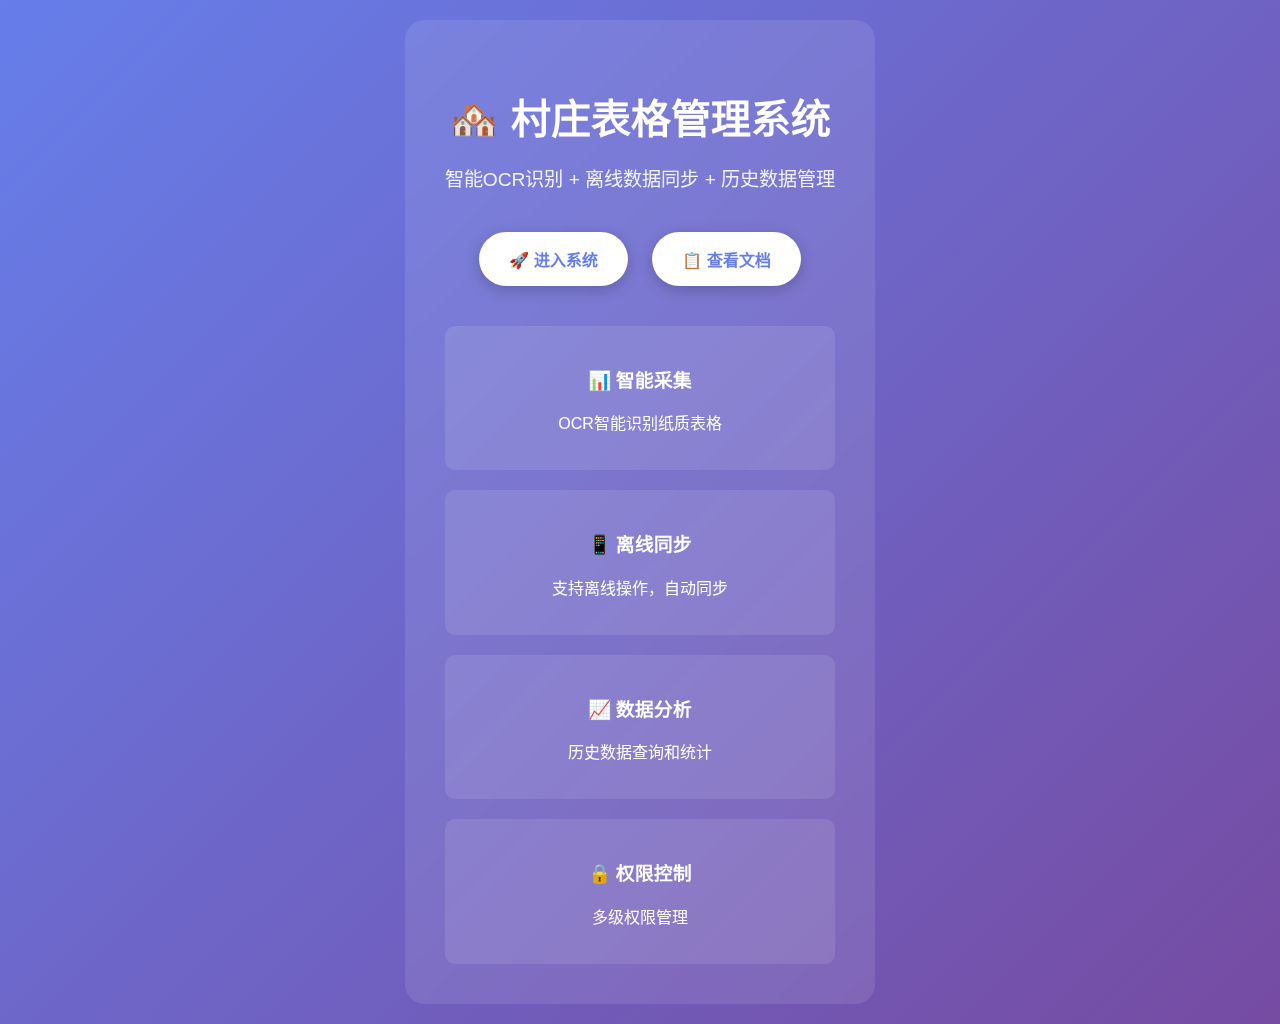
<file: index.html>
<!DOCTYPE html>
<html lang="zh-CN">
<head>
    <meta charset="UTF-8">
    <meta name="viewport" content="width=device-width, initial-scale=1.0">
    <title>村庄表格管理系统 - 主页</title>
    <style>
        body {
            font-family: Arial, sans-serif;
            margin: 0;
            padding: 20px;
            background: linear-gradient(135deg, #667eea 0%, #764ba2 100%);
            min-height: 100vh;
            display: flex;
            flex-direction: column;
            align-items: center;
            justify-content: center;
            color: white;
        }
        .container {
            text-align: center;
            max-width: 600px;
            background: rgba(255, 255, 255, 0.1);
            padding: 40px;
            border-radius: 20px;
            backdrop-filter: blur(10px);
        }
        h1 {
            font-size: 2.5em;
            margin-bottom: 10px;
        }
        .description {
            font-size: 1.2em;
            margin-bottom: 30px;
            opacity: 0.9;
        }
        .button {
            display: inline-block;
            background: white;
            color: #667eea;
            padding: 15px 30px;
            border-radius: 50px;
            text-decoration: none;
            font-weight: bold;
            margin: 10px;
            transition: transform 0.3s, box-shadow 0.3s;
            box-shadow: 0 4px 15px rgba(0, 0, 0, 0.2);
        }
        .button:hover {
            transform: translateY(-2px);
            box-shadow: 0 6px 20px rgba(0, 0, 0, 0.3);
        }
        .features {
            display: grid;
            grid-template-columns: repeat(auto-fit, minmax(200px, 1fr));
            gap: 20px;
            margin-top: 30px;
        }
        .feature {
            background: rgba(255, 255, 255, 0.1);
            padding: 20px;
            border-radius: 10px;
        }
    </style>
</head>
<body>
    <div class="container">
        <h1>🏘️ 村庄表格管理系统</h1>
        <p class="description">智能OCR识别 + 离线数据同步 + 历史数据管理</p>
        
        <a href="历史表格管理.html" class="button">🚀 进入系统</a>
        <a href="产品需求文档：村庄表格管理系统.md" class="button">📋 查看文档</a>
        
        <div class="features">
            <div class="feature">
                <h3>📊 智能采集</h3>
                <p>OCR智能识别纸质表格</p>
            </div>
            <div class="feature">
                <h3>📱 离线同步</h3>
                <p>支持离线操作，自动同步</p>
            </div>
            <div class="feature">
                <h3>📈 数据分析</h3>
                <p>历史数据查询和统计</p>
            </div>
            <div class="feature">
                <h3>🔒 权限控制</h3>
                <p>多级权限管理</p>
            </div>
        </div>
    </div>
</body>
</html>
</file>
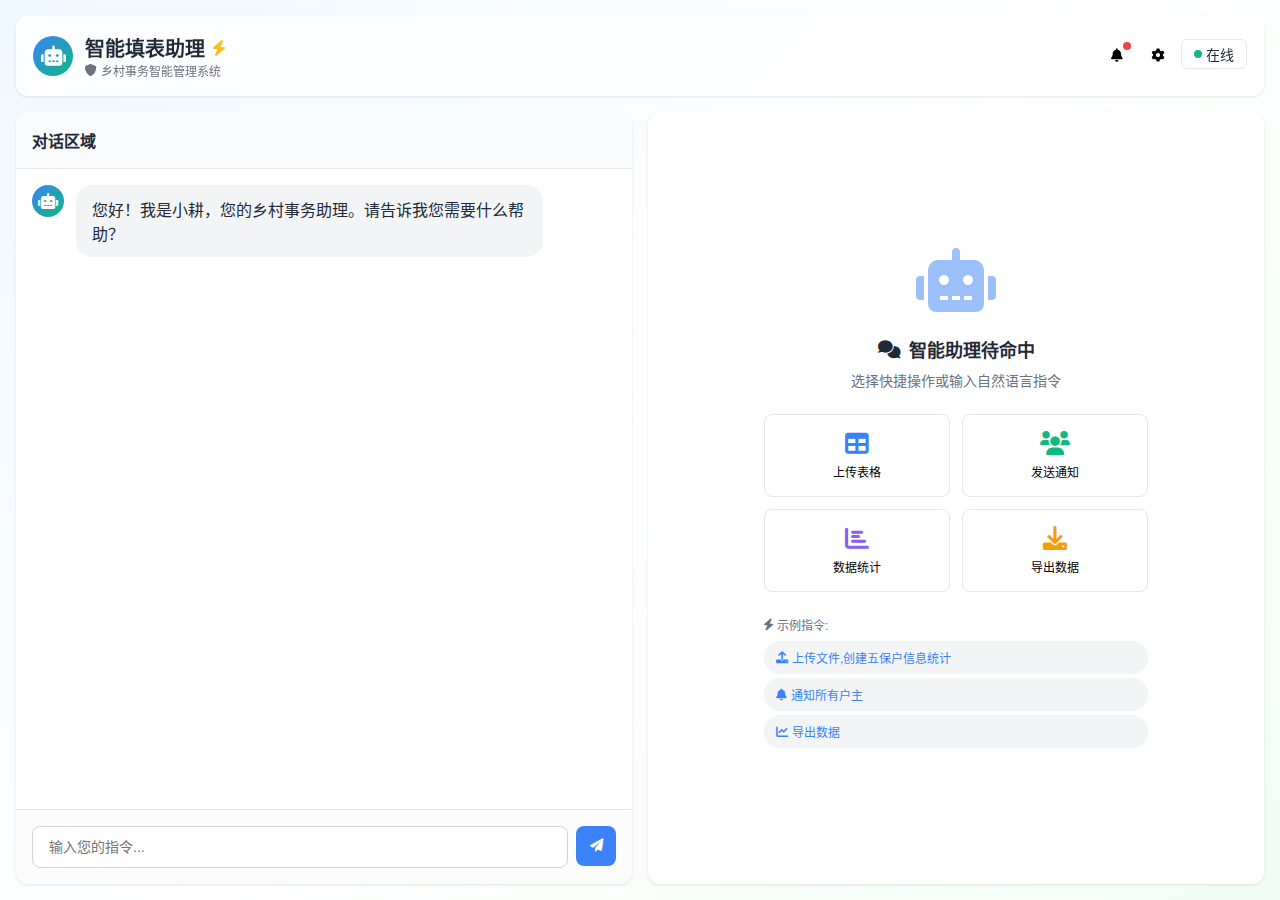
<file: app.html>
<!DOCTYPE html>
<html lang="zh-CN">
<head>
    <meta charset="UTF-8">
    <meta name="viewport" content="width=device-width, initial-scale=1.0">
    <title>智能填表助理 - 乡村事务智能管理系统</title>
    <link rel="stylesheet" href="app.css">
    <link href="https://fonts.googleapis.com/icon?family=Material+Icons" rel="stylesheet">
    <link href="https://cdnjs.cloudflare.com/ajax/libs/font-awesome/6.0.0/css/all.min.css" rel="stylesheet">
</head>
<body>
    <div class="app-container">
        <!-- Header -->
        <header class="app-header">
            <div class="header-left">
                <div class="avatar">
                    <i class="fas fa-robot"></i>
                    <i class="fas fa-sparkles sparkle-icon"></i>
                </div>
                <div class="header-info">
                    <h1>
                        智能填表助理
                        <i class="fas fa-bolt"></i>
                    </h1>
                    <p>
                        <i class="fas fa-shield-alt"></i>
                        乡村事务智能管理系统
                    </p>
                </div>
            </div>
            <div class="header-right">
                <button class="icon-btn notification-btn">
                    <i class="fas fa-bell"></i>
                    <span class="notification-dot"></span>
                </button>
                <button class="icon-btn">
                    <i class="fas fa-cog"></i>
                </button>
                <div class="status-badge">
                    <div class="status-dot"></div>
                    在线
                </div>
            </div>
        </header>

        <!-- Main Content -->
        <main class="main-content">
            <!-- Chat Area -->
            <div class="chat-section">
                <div class="chat-header">
                    <h2>对话区域</h2>
                </div>
                <div class="chat-messages" id="chatMessages">
                    <div class="message assistant-message">
                        <div class="message-avatar">
                            <i class="fas fa-robot"></i>
                        </div>
                        <div class="message-content">
                            <div class="message-bubble">
                                <p>您好！我是小耕，您的乡村事务助理。请告诉我您需要什么帮助？</p>
                            </div>
                            <div class="message-time" id="initialTime"></div>
                        </div>
                    </div>
                </div>
                <div class="chat-input">
                    <input type="text" id="messageInput" placeholder="输入您的指令..." />
                    <button id="sendButton">
                        <i class="fas fa-paper-plane"></i>
                    </button>
                </div>
            </div>

            <!-- Content Display Area -->
            <div class="content-section">
                <div id="contentArea" class="content-area">
                    <!-- Welcome Screen -->
                    <div class="welcome-screen">
                        <div class="welcome-icon">
                            <i class="fas fa-robot"></i>
                            <i class="fas fa-sparkles sparkle-animation"></i>
                        </div>
                        <div class="welcome-text">
                            <h3>
                                <i class="fas fa-comments"></i>
                                智能助理待命中
                            </h3>
                            <p>选择快捷操作或输入自然语言指令</p>
                        </div>
                        
                        <!-- Quick Actions -->
                        <div class="quick-actions">
                            <button class="quick-action-btn" data-action="upload-table">
                                <i class="fas fa-table"></i>
                                <span>上传表格</span>
                            </button>
                            <button class="quick-action-btn" data-action="notify">
                                <i class="fas fa-users"></i>
                                <span>发送通知</span>
                            </button>
                            <button class="quick-action-btn" data-action="stats">
                                <i class="fas fa-chart-bar"></i>
                                <span>数据统计</span>
                            </button>
                            <button class="quick-action-btn" data-action="export">
                                <i class="fas fa-download"></i>
                                <span>导出数据</span>
                            </button>
                        </div>

                        <!-- Example Commands -->
                        <div class="example-commands">
                            <p>
                                <i class="fas fa-bolt"></i>
                                示例指令:
                            </p>
                            <div class="command-badges">
                                <span class="command-badge">
                                    <i class="fas fa-upload"></i>
                                    上传文件,创建五保户信息统计
                                </span>
                                <span class="command-badge">
                                    <i class="fas fa-bell"></i>
                                    通知所有户主
                                </span>
                                <span class="command-badge">
                                    <i class="fas fa-chart-line"></i>
                                    导出数据
                                </span>
                            </div>
                        </div>
                    </div>
                </div>
            </div>
        </main>
    </div>

    <!-- 隐藏的文件上传输入框 -->
    <input type="file" id="fileInput" accept=".xlsx,.xls,.csv,.txt,.pdf,.jpg,.jpeg,.png" style="display: none;">
    <input type="file" id="wechatInput" accept=".txt,.html,.zip" style="display: none;">

    <script src="app.js"></script>
</body>
</html>
</file>
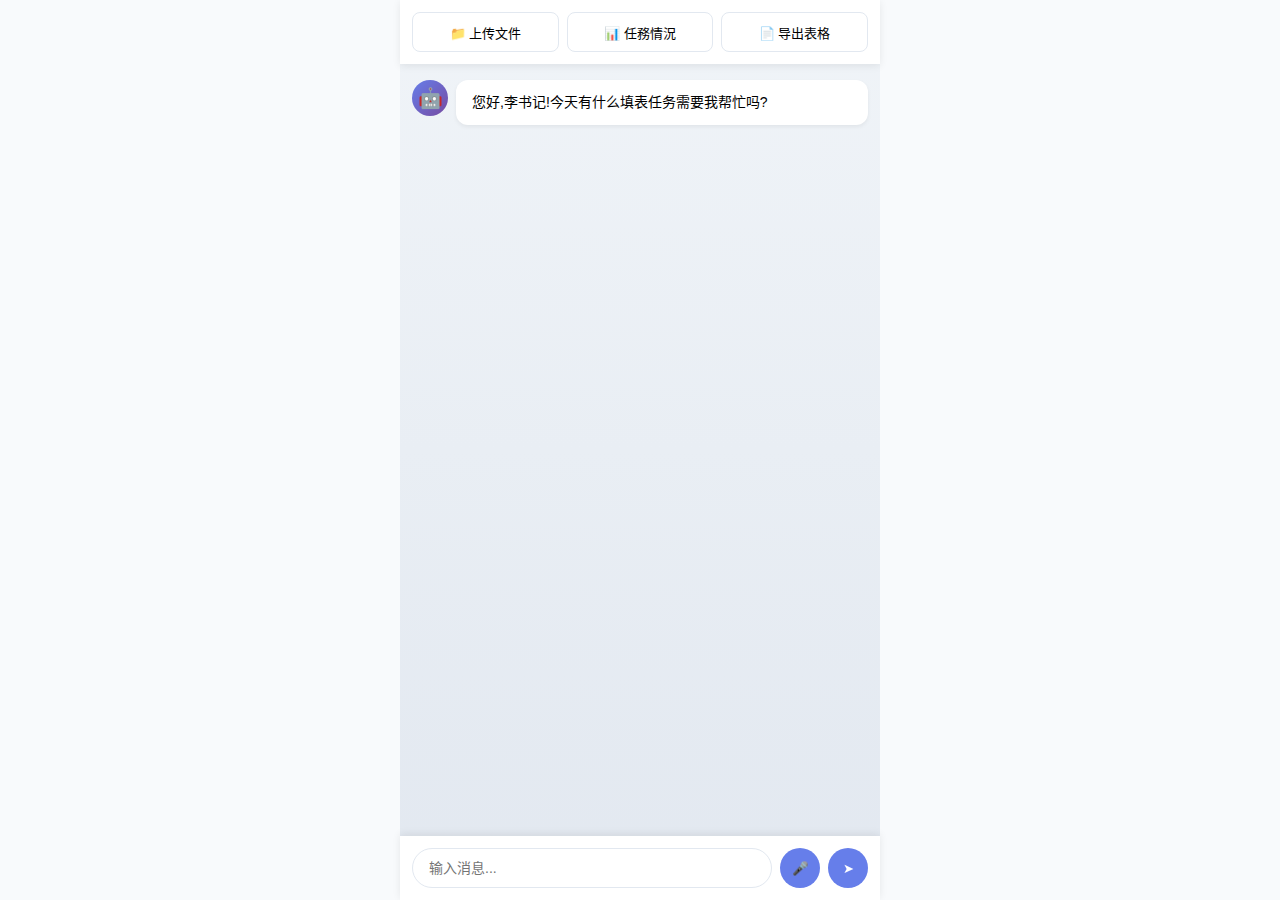
<file: demo.html>
<!DOCTYPE html>
<html lang="zh-CN">
<head>
    <meta charset="UTF-8">
    <meta name="viewport" content="width=device-width, initial-scale=1.0">
    <title>村务管理助手</title>
    <style>
        * {
            margin: 0;
            padding: 0;
            box-sizing: border-box;
        }

        body {
            font-family: -apple-system, BlinkMacSystemFont, 'Segoe UI', 'Roboto', 'Oxygen',
                'Ubuntu', 'Cantarell', 'Fira Sans', 'Droid Sans', 'Helvetica Neue', sans-serif;
            -webkit-font-smoothing: antialiased;
            -moz-osx-font-smoothing: grayscale;
            background: #f8fafc;
        }

        /* 应用容器 */
        .app-container {
            width: 100%;
            max-width: 480px;
            margin: 0 auto;
            height: 100vh;
            display: flex;
            flex-direction: column;
            background: linear-gradient(to bottom, #f0f4f8, #e2e8f0);
        }

        /* 顶部按钮栏 */
        .top-bar {
            display: flex;
            gap: 8px;
            padding: 12px;
            background: white;
            box-shadow: 0 2px 8px rgba(0, 0, 0, 0.08);
            z-index: 10;
        }

        .top-button {
            flex: 1;
            font-size: 13px;
            height: 40px;
            border-radius: 8px;
            transition: all 0.2s;
            border: 1px solid #e2e8f0;
            background: white;
            cursor: pointer;
            display: flex;
            align-items: center;
            justify-content: center;
            gap: 4px;
        }

        .top-button:hover {
            background: #f7fafc;
            border-color: #667eea;
        }

        .top-button:active {
            transform: scale(0.95);
        }

        /* 对话流区域 */
        .chat-area {
            flex: 1;
            overflow-y: auto;
            padding: 16px 12px 80px 12px;
            display: flex;
            flex-direction: column;
            gap: 16px;
        }

        /* 消息容器 */
        .message {
            display: flex;
            gap: 8px;
            animation: slideIn 0.3s ease-out;
        }

        @keyframes slideIn {
            from {
                opacity: 0;
                transform: translateY(10px);
            }
            to {
                opacity: 1;
                transform: translateY(0);
            }
        }

        .message.agent {
            flex-direction: row;
        }

        .message.user {
            flex-direction: row-reverse;
        }

        .message-avatar {
            width: 36px;
            height: 36px;
            border-radius: 50%;
            background: linear-gradient(135deg, #667eea 0%, #764ba2 100%);
            display: flex;
            align-items: center;
            justify-content: center;
            font-size: 20px;
            flex-shrink: 0;
        }

        .message-avatar.user {
            background: linear-gradient(135deg, #f093fb 0%, #f5576c 100%);
        }

        .message-content {
            flex: 1;
            display: flex;
            flex-direction: column;
            gap: 8px;
        }

        .message-text {
            background: white;
            padding: 12px 16px;
            border-radius: 12px;
            box-shadow: 0 2px 4px rgba(0, 0, 0, 0.06);
            line-height: 1.5;
            font-size: 14px;
        }

        .message.user .message-text {
            background: linear-gradient(135deg, #667eea 0%, #764ba2 100%);
            color: white;
            margin-left: auto;
        }

        /* 功能卡片 */
        .card {
            background: white;
            border-radius: 12px;
            padding: 16px;
            box-shadow: 0 4px 12px rgba(0, 0, 0, 0.08);
            border: 1px solid #e2e8f0;
        }

        .card-title {
            font-size: 15px;
            font-weight: 600;
            margin-bottom: 12px;
            color: #1a202c;
        }

        .card-subtitle {
            font-size: 13px;
            color: #64748b;
            margin-top: 4px;
            margin-bottom: 12px;
        }

        .card-buttons {
            display: flex;
            flex-direction: column;
            gap: 8px;
        }

        .card-button {
            width: 100%;
            justify-content: flex-start;
            text-align: left;
            height: auto;
            padding: 12px 16px;
            font-size: 14px;
            transition: all 0.2s;
            border: 1px solid #e2e8f0;
            background: white;
            border-radius: 8px;
            cursor: pointer;
            display: flex;
            align-items: center;
            gap: 8px;
        }

        .card-button:hover {
            background: #f7fafc;
            border-color: #667eea;
        }

        .card-button:active {
            transform: scale(0.98);
        }

        /* 模式选择按钮 */
        .mode-button {
            display: flex;
            align-items: flex-start;
            gap: 12px;
            padding: 16px;
        }

        .mode-icon {
            font-size: 24px;
            flex-shrink: 0;
        }

        .mode-content {
            flex: 1;
            text-align: left;
        }

        .mode-title {
            font-weight: 600;
            margin-bottom: 4px;
            color: #1a202c;
        }

        .mode-desc {
            font-size: 12px;
            color: #718096;
            line-height: 1.4;
        }

        /* 字段列表 */
        .field-list {
            display: flex;
            flex-wrap: wrap;
            gap: 8px;
            margin-bottom: 12px;
        }

        .field-item {
            display: flex;
            align-items: center;
            gap: 6px;
            background: #f7fafc;
            padding: 6px 12px;
            border-radius: 20px;
            font-size: 13px;
            border: 1px solid #e2e8f0;
        }

        .field-remove {
            background: none;
            border: none;
            padding: 0;
            cursor: pointer;
            color: #e53e3e;
            display: flex;
            align-items: center;
            transition: transform 0.2s;
        }

        .field-remove:hover {
            transform: scale(1.2);
        }

        .field-add {
            display: flex;
            gap: 8px;
            align-items: center;
        }

        .field-input {
            flex: 1;
            padding: 8px 12px;
            border: 1px solid #e2e8f0;
            border-radius: 8px;
            font-size: 13px;
            outline: none;
            transition: border-color 0.2s;
        }

        .field-input:focus {
            border-color: #667eea;
        }

        /* 确认信息 */
        .confirm-info {
            display: flex;
            flex-direction: column;
            gap: 12px;
            margin-top: 8px;
        }

        .confirm-row {
            display: flex;
            flex-direction: column;
            gap: 4px;
        }

        .confirm-label {
            font-size: 12px;
            color: #718096;
            font-weight: 500;
        }

        .confirm-value {
            font-size: 14px;
            color: #1a202c;
            line-height: 1.5;
        }

        /* 进度信息 */
        .progress-info {
            display: flex;
            flex-direction: column;
            gap: 8px;
            margin-top: 8px;
        }

        .progress-row {
            display: flex;
            align-items: center;
            font-size: 14px;
        }

        /* 导出描述 */
        .export-desc {
            font-size: 13px;
            color: #718096;
            line-height: 1.6;
            margin-top: 8px;
        }

        /* 文件上传区域 */
        .file-upload-area {
            display: flex;
            flex-direction: column;
            align-items: center;
            justify-content: center;
            padding: 32px 16px;
            border: 2px dashed #cbd5e0;
            border-radius: 8px;
            background: #f7fafc;
            cursor: pointer;
            transition: all 0.2s;
        }

        .file-upload-area:hover {
            border-color: #667eea;
            background: #edf2f7;
        }

        /* 底部输入栏 */
        .input-bar {
            position: fixed;
            bottom: 0;
            left: 50%;
            transform: translateX(-50%);
            width: 100%;
            max-width: 480px;
            display: flex;
            gap: 8px;
            padding: 12px;
            background: white;
            box-shadow: 0 -2px 8px rgba(0, 0, 0, 0.08);
            z-index: 10;
        }

        .chat-input {
            flex: 1;
            padding: 10px 16px;
            border: 1px solid #e2e8f0;
            border-radius: 24px;
            font-size: 14px;
            outline: none;
            transition: border-color 0.2s;
        }

        .chat-input:focus {
            border-color: #667eea;
        }

        .icon-button {
            width: 40px;
            height: 40px;
            border-radius: 50%;
            border: none;
            background: #667eea;
            color: white;
            display: flex;
            align-items: center;
            justify-content: center;
            cursor: pointer;
            transition: all 0.2s;
            flex-shrink: 0;
        }

        .icon-button:hover {
            background: #5568d3;
        }

        .icon-button:active {
            transform: scale(0.95);
        }

        /* 人员列表 */
        .people-list {
            display: flex;
            flex-direction: column;
            gap: 10px;
            max-height: 300px;
            overflow-y: auto;
            padding: 8px;
            background: #f7fafc;
            border-radius: 8px;
            margin-bottom: 12px;
        }

        .people-item {
            display: flex;
            align-items: center;
            gap: 10px;
            padding: 10px;
            background: white;
            border-radius: 6px;
            border: 1px solid #e2e8f0;
        }

        .people-item input[type="checkbox"] {
            width: 18px;
            height: 18px;
            cursor: pointer;
        }

        .people-name {
            flex: 1;
            font-size: 14px;
            font-weight: 500;
            color: #1e293b;
        }

        .fill-button {
            font-size: 12px;
            padding: 4px 12px;
            height: auto;
            border: 1px solid #e2e8f0;
            background: white;
            border-radius: 4px;
            cursor: pointer;
        }

        .card-actions {
            display: flex;
            align-items: center;
            gap: 8px;
            flex-wrap: wrap;
            padding-top: 8px;
            border-top: 1px solid #e2e8f0;
        }

        .select-all {
            display: flex;
            align-items: center;
            gap: 6px;
            font-size: 14px;
            color: #475569;
            cursor: pointer;
        }

        .select-all input[type="checkbox"] {
            width: 18px;
            height: 18px;
            cursor: pointer;
        }

        /* 代填表单样式 */
        .fill-form {
            display: flex;
            flex-direction: column;
            gap: 12px;
            margin-top: 12px;
        }

        .form-field {
            display: flex;
            flex-direction: column;
            gap: 6px;
        }

        .form-field label {
            font-size: 13px;
            font-weight: 500;
            color: #475569;
        }

        .form-input {
            width: 100%;
            padding: 8px 12px;
            border: 1px solid #cbd5e1;
            border-radius: 6px;
            font-size: 14px;
            outline: none;
            transition: border-color 0.2s;
        }

        .form-input:focus {
            border-color: #3b82f6;
        }

        .form-input:disabled {
            background: #f1f5f9;
            color: #94a3b8;
            cursor: not-allowed;
        }

        .form-input::placeholder {
            color: #94a3b8;
        }

        /* 按钮样式 */
        .btn {
            padding: 8px 16px;
            border-radius: 6px;
            border: none;
            cursor: pointer;
            font-size: 14px;
            font-weight: 500;
            transition: all 0.2s;
            display: inline-flex;
            align-items: center;
            justify-content: center;
            gap: 4px;
        }

        .btn-primary {
            background: #667eea;
            color: white;
        }

        .btn-primary:hover {
            background: #5568d3;
        }

        .btn-outline {
            background: white;
            color: #374151;
            border: 1px solid #e2e8f0;
        }

        .btn-outline:hover {
            background: #f7fafc;
            border-color: #667eea;
        }

        .btn-sm {
            padding: 4px 12px;
            font-size: 12px;
        }

        .w-full {
            width: 100%;
        }

        .mt-3 {
            margin-top: 12px;
        }

        /* 自定义人群列表 */
        .custom-audience-list {
            display: flex;
            flex-direction: column;
            gap: 8px;
            margin-top: 12px;
            max-height: 200px;
            overflow-y: auto;
            padding: 8px;
            background: #f7fafc;
            border-radius: 8px;
        }

        .audience-item {
            display: flex;
            align-items: center;
            gap: 8px;
            padding: 8px;
            background: white;
            border-radius: 6px;
            font-size: 13px;
        }

        .audience-item input[type="checkbox"] {
            width: 16px;
            height: 16px;
            cursor: pointer;
        }

        /* 滚动条样式 */
        .chat-area::-webkit-scrollbar,
        .people-list::-webkit-scrollbar,
        .custom-audience-list::-webkit-scrollbar {
            width: 4px;
        }

        .chat-area::-webkit-scrollbar-track,
        .people-list::-webkit-scrollbar-track,
        .custom-audience-list::-webkit-scrollbar-track {
            background: transparent;
        }

        .chat-area::-webkit-scrollbar-thumb,
        .people-list::-webkit-scrollbar-thumb,
        .custom-audience-list::-webkit-scrollbar-thumb {
            background: #cbd5e0;
            border-radius: 2px;
        }

        .chat-area::-webkit-scrollbar-thumb:hover,
        .people-list::-webkit-scrollbar-thumb:hover,
        .custom-audience-list::-webkit-scrollbar-thumb:hover {
            background: #a0aec0;
        }

        /* 隐藏文件输入 */
        input[type="file"] {
            display: none;
        }

        /* 响应式调整 */
        @media (max-width: 480px) {
            .app-container {
                max-width: 100%;
            }
            
            .input-bar {
                max-width: 100%;
            }
        }

        .hidden {
            display: none;
        }
    </style>
</head>
<body>
    <div class="app-container">
        <!-- 顶部固定按钮栏 -->
        <div class="top-bar">
            <button class="top-button" onclick="handleUploadFile()">
                📁 上传文件
            </button>
            <button class="top-button" onclick="handleTaskStatus()">
                📊 任務情況
            </button>
            <button class="top-button" onclick="handleExportTable()">
                📄 导出表格
            </button>
        </div>

        <!-- 对话流区域 -->
        <div class="chat-area" id="chatArea">
            <div class="message agent">
                <div class="message-avatar">🤖</div>
                <div class="message-content">
                    <div class="message-text">您好,李书记!今天有什么填表任务需要我帮忙吗?</div>
                </div>
            </div>
        </div>

        <!-- 底部输入栏 -->
        <div class="input-bar">
            <input
                type="text"
                placeholder="输入消息..."
                id="chatInput"
                class="chat-input"
                onkeypress="handleKeyPress(event)"
            />
            <button class="icon-button">
                🎤
            </button>
            <button class="icon-button" onclick="handleSendMessage()">
                ➤
            </button>
        </div>
    </div>

    <!-- 隐藏的文件输入 -->
    <input type="file" id="fileInput" accept=".xlsx,.xls,.doc,.docx,.pdf" onchange="handleFileChange(event, 'local')">
    <input type="file" id="wechatFileInput" accept=".xlsx,.xls,.doc,.docx,.pdf" onchange="handleFileChange(event, 'wechat')">
    <input type="file" id="assistMaterialInput" accept=".xlsx,.xls,.doc,.docx,.pdf" onchange="handleAssistMaterialChange(event)">

    <script>
        let messages = [];
        let currentStep = 'welcome';
        let selectedFields = ['姓名', '身份证号', '房屋结构', '隐患等级', '排查人'];
        let selectedPeople = [];
        let selectAll = false;

        const peopleList = [
            { id: 1, name: '王大妈' },
            { id: 2, name: '李叔' },
            { id: 3, name: '赵四' },
            { id: 4, name: '陈伯' },
            { id: 5, name: '张婶' },
            { id: 6, name: '刘大爷' },
            { id: 7, name: '孙大姐' },
            { id: 8, name: '周叔' }
        ];

        function addMessage(type, text, card = null) {
            const chatArea = document.getElementById('chatArea');
            const messageDiv = document.createElement('div');
            messageDiv.className = `message ${type}`;
            
            let avatarHtml = '';
            if (type === 'agent') {
                avatarHtml = '<div class="message-avatar">🤖</div>';
            } else {
                avatarHtml = '<div class="message-avatar user">👤</div>';
            }
            
            let contentHtml = '';
            if (text) {
                contentHtml += `<div class="message-text">${text}</div>`;
            }
            if (card) {
                contentHtml += renderCard(card);
            }
            
            if (type === 'agent') {
                messageDiv.innerHTML = avatarHtml + '<div class="message-content">' + contentHtml + '</div>';
            } else {
                messageDiv.innerHTML = '<div class="message-content">' + contentHtml + '</div>' + avatarHtml;
            }
            
            chatArea.appendChild(messageDiv);
            chatArea.scrollTop = chatArea.scrollHeight;
        }

        function renderCard(card) {
            switch (card.type) {
                case 'fileSource':
                    return `
                        <div class="card">
                            <div class="card-title">请选择创建方式</div>
                            <div class="card-buttons">
                                <button class="card-button" onclick="handleLocalFileUpload()">
                                    📁 从本地文件上传
                                </button>
                                <button class="card-button" onclick="handleWechatFileUpload()">
                                    💬 从微信聊天记录选择
                                </button>
                                <button class="card-button" onclick="handlePhotoRecognition()">
                                    📷 拍照识别表格
                                </button>
                            </div>
                        </div>
                    `;
                
                case 'fieldConfirm':
                    let fieldsHtml = selectedFields.map(field => 
                        `<div class="field-item">
                            <span>${field}</span>
                            <button onclick="removeField('${field}')" class="field-remove">✕</button>
                        </div>`
                    ).join('');
                    
                    return `
                        <div class="card">
                            <div class="card-title">字段确认</div>
                            <div class="field-list">${fieldsHtml}</div>
                            <div class="field-add">
                                <input type="text" placeholder="输入新字段名称" id="newFieldInput" class="field-input">
                                <button class="btn btn-outline btn-sm" onclick="addField()">
                                    ➕ 增加字段
                                </button>
                            </div>
                            <button class="btn btn-primary w-full mt-3" onclick="handleFieldConfirm()">
                                ✅ 确定字段,下一步
                            </button>
                        </div>
                    `;
                
                case 'modeSelect':
                    return `
                        <div class="card">
                            <div class="card-title">请选择任务模式</div>
                            <div class="card-buttons">
                                <button class="card-button mode-button" onclick="handleModeSelect('direct')">
                                    <div class="mode-icon">✍️</div>
                                    <div class="mode-content">
                                        <div class="mode-title">直接填写</div>
                                        <div class="mode-desc">适用于紧急任务,由您直接填写或上传材料</div>
                                    </div>
                                </button>
                                <button class="card-button mode-button" onclick="handleModeSelect('collect')">
                                    <div class="mode-icon">📢</div>
                                    <div class="mode-content">
                                        <div class="mode-title">收集信息</div>
                                        <div class="mode-desc">适用于常规任务,向村民分发并收集</div>
                                    </div>
                                </button>
                            </div>
                        </div>
                    `;
                
                case 'directFillOptions':
                    return `
                        <div class="card">
                            <div class="card-title">请选择填写方式</div>
                            <div class="card-buttons">
                                <button class="card-button" onclick="handleAssistMaterialUpload()">
                                    📤 上传辅助材料自动识别填写
                                </button>
                                <button class="card-button" onclick="handleReadFromVillageTable()">
                                    📊 从村庄大表读取信息填写
                                </button>
                            </div>
                        </div>
                    `;
                
                case 'fillResult':
                    return `
                        <div class="card">
                            <div class="card-title">填写结果</div>
                            <div class="export-desc">
                                表格已自动填写完成,您可以导出查看或继续手动编辑。
                            </div>
                            <button class="btn btn-primary w-full mt-3">
                                📥 导出已填写表格
                            </button>
                        </div>
                    `;
                
                case 'audienceSelect':
                    return `
                        <div class="card">
                            <div class="card-title">请选择通知人群</div>
                            <div class="card-buttons">
                                <button class="card-button" onclick="handleAudienceSelect('household')">
                                    👤 按户主
                                </button>
                                <button class="card-button" onclick="handleAudienceSelect('specific')">
                                    🎯 按特定人群
                                </button>
                                <button class="card-button" onclick="handleAudienceSelect('all')">
                                    全员
                                </button>
                                <button class="card-button" onclick="handleAudienceSelect('custom')">
                                    ✏️ 自定义选择
                                </button>
                            </div>
                        </div>
                    `;
                
                case 'specificAudience':
                    return `
                        <div class="card">
                            <div class="card-title">请选择特定人群类型</div>
                            <div class="card-buttons">
                                <button class="card-button" onclick="handleSpecificAudienceSelect('lowIncome')">
                                    💰 低保户 (45人)
                                </button>
                                <button class="card-button" onclick="handleSpecificAudienceSelect('elderly')">
                                    👴 60岁以上老人 (89人)
                                </button>
                                <button class="card-button" onclick="handleSpecificAudienceSelect('disabled')">
                                    ♿ 残疾人 (23人)
                                </button>
                                <button class="card-button" onclick="handleSpecificAudienceSelect('poverty')">
                                    📋 建档立卡贫困户 (37人)
                                </button>
                            </div>
                        </div>
                    `;
                
                case 'customAudience':
                    return `
                        <div class="card">
                            <div class="card-title">自定义选择人员</div>
                            <div class="export-desc">
                                您可以通过搜索姓名、身份证号或其他条件来筛选需要通知的人员。
                            </div>
                            <div class="field-add mt-3">
                                <input type="text" placeholder="搜索人员姓名或身份证号" class="field-input">
                                <button class="btn btn-outline btn-sm">搜索</button>
                            </div>
                            <div class="custom-audience-list">
                                <div class="audience-item">
                                    <input type="checkbox">
                                    <span>张三 (身份证: 110***********234)</span>
                                </div>
                                <div class="audience-item">
                                    <input type="checkbox">
                                    <span>李四 (身份证: 110***********567)</span>
                                </div>
                                <div class="audience-item">
                                    <input type="checkbox">
                                    <span>王五 (身份证: 110***********890)</span>
                                </div>
                            </div>
                            <button class="btn btn-primary w-full mt-3" onclick="handleCustomAudienceConfirm()">
                                ✅ 确认选择 (已选3人)
                            </button>
                        </div>
                    `;
                
                case 'sendConfirm':
                    const count = card.count || 152;
                    return `
                        <div class="card">
                            <div class="card-title">发送确认</div>
                            <div class="confirm-info">
                                <div class="confirm-row">
                                    <span class="confirm-label">通知内容:</span>
                                    <span class="confirm-value">"各位户主,请尽快填写《危房排查登记表》,事关居住安全,感谢配合。"</span>
                                </div>
                                <div class="confirm-row">
                                    <span class="confirm-label">发送人数:</span>
                                    <span class="confirm-value">${count}人</span>
                                </div>
                            </div>
                            <button class="btn btn-primary w-full mt-3" onclick="handleSendConfirm(${count})">
                                🚀 确认发送
                            </button>
                        </div>
                    `;
                
                case 'taskSummary':
                    return `
                        <div class="card">
                            <div class="card-title">危房排查登记表 - 任务进度</div>
                            <div class="progress-info">
                                <div class="progress-row">
                                    <span>✅ 已填写: 35/152</span>
                                </div>
                                <div class="progress-row">
                                    <span>✏️ 未填写: 117/152</span>
                                </div>
                            </div>
                            <button class="btn btn-primary w-full mt-3" onclick="handleViewDetailList()">
                                ➡️ 查看详细名单与操作
                            </button>
                        </div>
                    `;
                
                case 'detailList':
                    return renderDetailListCard();
                
                case 'fillForm':
                    return `
                        <div class="card">
                            <div class="card-title">为 ${card.name} 代填表单</div>
                            <div class="fill-form">
                                <div class="form-field">
                                    <label>姓名</label>
                                    <input type="text" value="${card.name}" disabled class="form-input">
                                </div>
                                <div class="form-field">
                                    <label>身份证号</label>
                                    <input type="text" placeholder="请输入身份证号" class="form-input">
                                </div>
                                <div class="form-field">
                                    <label>房屋结构</label>
                                    <input type="text" placeholder="请输入房屋结构" class="form-input">
                                </div>
                                <div class="form-field">
                                    <label>隐患等级</label>
                                    <select class="form-input">
                                        <option>请选择</option>
                                        <option>无隐患</option>
                                        <option>一般隐患</option>
                                        <option>严重隐患</option>
                                    </select>
                                </div>
                                <div class="form-field">
                                    <label>排查人</label>
                                    <input type="text" placeholder="请输入排查人" class="form-input">
                                </div>
                            </div>
                            <button class="btn btn-primary w-full mt-3">
                                ✅ 提交代填表单
                            </button>
                        </div>
                    `;
                
                case 'exportDraft':
                    return `
                        <div class="card">
                            <div class="card-title">导出数据草稿</div>
                            <div class="export-desc">
                                当前数据将导出为Excel文件,方便您在电脑上进行最终审核、修改,并补充未在平台上的村民信息。
                            </div>
                            <button class="btn btn-primary w-full mt-3" onclick="handleExportDraft()">
                                📥 导出草稿Excel
                            </button>
                        </div>
                    `;
                
                case 'fileUpload':
                    return `
                        <div class="card">
                            <div class="file-upload-area">
                                <div style="font-size: 48px; color: #9ca3af; margin-bottom: 8px;">📁</div>
                                <div style="font-size: 14px; color: #9ca3af;">点击或拖拽文件到此处上传</div>
                                <button class="btn btn-outline mt-3">选择文件</button>
                            </div>
                        </div>
                    `;
                
                default:
                    return '';
            }
        }

        function renderDetailListCard() {
            let peopleHtml = peopleList.map(person => `
                <div class="people-item">
                    <input type="checkbox" ${selectedPeople.includes(person.id) ? 'checked' : ''} 
                           onchange="handleSelectPerson(${person.id})">
                    <span class="people-name">${person.name}</span>
                    <button class="fill-button" onclick="handleFillFor('${person.name}')">
                        ✍️ 代为填写
                    </button>
                </div>
            `).join('');

            return `
                <div class="card">
                    <div class="card-title">未填写人员名单 (117人)</div>
                    <div class="card-subtitle">可在此对村民进行单独或批量操作</div>
                    <div class="people-list">${peopleHtml}</div>
                    <div class="card-actions">
                        <div class="select-all">
                            <input type="checkbox" ${selectAll ? 'checked' : ''} onchange="handleSelectAll()">
                            <span>全选</span>
                        </div>
                        <button class="btn btn-outline btn-sm" ${selectedPeople.length === 0 ? 'disabled' : ''} 
                                onclick="handleBatchRemind()">
                            🔔 催办选中人员
                        </button>
                        <button class="btn btn-outline btn-sm" onclick="handleRemindAll()">
                            📣 一键催办所有未填写人员
                        </button>
                    </div>
                </div>
            `;
        }

        // 事件处理函数
        function handleUploadFile() {
            currentStep = 'upload';
            addMessage('agent', '好的,请选择您的文件来源,我们来创建一个新任务。', { type: 'fileSource' });
        }

        function handleTaskStatus() {
            addMessage('agent', '好的,这是"危房排查登记表"的最新任务进展。', { type: 'taskSummary' });
        }

        function handleExportTable() {
            addMessage('agent', '好的,我们将为您导出包含当前所有已收集数据的工作草稿。', { type: 'exportDraft' });
        }

        function handleLocalFileUpload() {
            document.getElementById('fileInput').click();
        }

        function handleWechatFileUpload() {
            document.getElementById('wechatFileInput').click();
        }

        function handlePhotoRecognition() {
            currentStep = 'recognizing';
            addMessage('agent', '正在识别图片中的表格字段,请稍候...');
            setTimeout(() => {
                addMessage('agent', '识别完成!请您确认、修改或增删字段,这将是村民需要填写的项目。', { type: 'fieldConfirm' });
                currentStep = 'fieldConfirm';
            }, 2000);
        }

        function handleFileChange(event, source) {
            const file = event.target.files[0];
            if (file) {
                currentStep = 'recognizing';
                const sourceText = source === 'local' ? '本地文件' : '微信聊天记录';
                addMessage('agent', `正在识别${sourceText}"${file.name}"中的表格字段,请稍候...`);
                setTimeout(() => {
                    addMessage('agent', '识别完成!请您确认、修改或增删字段,这将是村民需要填写的项目。', { type: 'fieldConfirm' });
                    currentStep = 'fieldConfirm';
                }, 2000);
            }
        }

        function removeField(field) {
            selectedFields = selectedFields.filter(f => f !== field);
            // 重新渲染当前卡片
            const lastMessage = document.querySelector('.message:last-child .card');
            if (lastMessage) {
                lastMessage.outerHTML = renderCard({ type: 'fieldConfirm' });
            }
        }

        function addField() {
            const input = document.getElementById('newFieldInput');
            if (input && input.value.trim()) {
                selectedFields.push(input.value.trim());
                input.value = '';
                // 重新渲染当前卡片
                const lastMessage = document.querySelector('.message:last-child .card');
                if (lastMessage) {
                    lastMessage.outerHTML = renderCard({ type: 'fieldConfirm' });
                }
            }
        }

        function handleFieldConfirm() {
            currentStep = 'modeSelect';
            addMessage('agent', '字段已确认!接下来您希望如何处理这份表格呢?', { type: 'modeSelect' });
        }

        function handleModeSelect(mode) {
            if (mode === 'direct') {
                currentStep = 'directFill';
                addMessage('agent', '好的,您选择了直接填写模式。请选择填写方式:', { type: 'directFillOptions' });
            } else if (mode === 'collect') {
                currentStep = 'audienceSelect';
                addMessage('agent', '好的,我们将向村民收集信息。请选择需要通知的人群范围。', { type: 'audienceSelect' });
            }
        }

        function handleAssistMaterialUpload() {
            document.getElementById('assistMaterialInput').click();
        }

        function handleReadFromVillageTable() {
            addMessage('agent', '正在从村庄大表中读取已有信息并进行AI自动填写...');
            setTimeout(() => {
                addMessage('agent', '✅ 自动填写完成!已从村庄大表中提取并填写了所有可匹配字段。表格已生成,您可以导出查看。', { type: 'fillResult' });
            }, 2000);
        }

        function handleAssistMaterialChange(event) {
            const file = event.target.files[0];
            if (file) {
                addMessage('agent', `正在从"${file.name}"中识别相同字段并自动填写...`);
                setTimeout(() => {
                    addMessage('agent', '✅ 识别完成!已从辅助材料中提取并填写了以下字段:姓名、身份证号、房屋结构。您可以继续手动补充其他字段。', { type: 'fillResult' });
                }, 2000);
            }
        }

        function handleAudienceSelect(audience) {
            if (audience === 'household') {
                currentStep = 'sendConfirm';
                addMessage('agent', '已为您选中所有户主,共152人。请确认通知内容,点击即可发送。', { type: 'sendConfirm' });
            } else if (audience === 'specific') {
                addMessage('agent', '请选择特定人群类型:', { type: 'specificAudience' });
            } else if (audience === 'all') {
                currentStep = 'sendConfirm';
                addMessage('agent', '已为您选中全体村民,共328人。请确认通知内容,点击即可发送。', { type: 'sendConfirm', count: 328 });
            } else if (audience === 'custom') {
                addMessage('agent', '请自定义选择需要通知的人员:', { type: 'customAudience' });
            }
        }

        function handleSpecificAudienceSelect(type) {
            const audienceMap = {
                'lowIncome': { name: '低保户', count: 45 },
                'elderly': { name: '60岁以上老人', count: 89 },
                'disabled': { name: '残疾人', count: 23 },
                'poverty': { name: '建档立卡贫困户', count: 37 }
            };
            const selected = audienceMap[type];
            currentStep = 'sendConfirm';
            addMessage('agent', `已为您选中${selected.name},共${selected.count}人。请确认通知内容,点击即可发送。`, { type: 'sendConfirm', count: selected.count });
        }

        function handleCustomAudienceConfirm() {
            currentStep = 'sendConfirm';
            addMessage('agent', '已为您选中自定义人员,共67人。请确认通知内容,点击即可发送。', { type: 'sendConfirm', count: 67 });
        }

        function handleSendConfirm(count = 152) {
            currentStep = 'sent';
            addMessage('agent', `✅ 发送成功!村民们会收到填表通知的。您可以随时点击顶部的 [📊 任務情況] 按钮来查看填写进度。`);
        }

        function handleViewDetailList() {
            addMessage('agent', '这是未填写人员的详细名单,您可以进行催办或代填操作。', { type: 'detailList' });
        }

        function handleSelectPerson(id) {
            if (selectedPeople.includes(id)) {
                selectedPeople = selectedPeople.filter(pid => pid !== id);
                selectAll = false;
            } else {
                selectedPeople.push(id);
                if (selectedPeople.length === peopleList.length) {
                    selectAll = true;
                }
            }
            // 重新渲染当前卡片
            const lastMessage = document.querySelector('.message:last-child .card');
            if (lastMessage) {
                lastMessage.outerHTML = renderDetailListCard();
            }
        }

        function handleSelectAll() {
            if (selectAll) {
                selectedPeople = [];
                selectAll = false;
            } else {
                selectedPeople = peopleList.map(p => p.id);
                selectAll = true;
            }
            // 重新渲染当前卡片
            const lastMessage = document.querySelector('.message:last-child .card');
            if (lastMessage) {
                lastMessage.outerHTML = renderDetailListCard();
            }
        }

        function handleFillFor(name) {
            addMessage('agent', `好的,请开始为'${name}'填写信息。`, { type: 'fillForm', name: name });
        }

        function handleBatchRemind() {
            if (selectedPeople.length > 0) {
                addMessage('agent', `✅ 操作成功!提醒消息已发送给选中的${selectedPeople.length}位村民。`);
            }
        }

        function handleRemindAll() {
            addMessage('agent', '好的,提醒消息已成功发送给全部117位未填写的村民。');
        }

        function handleExportDraft() {
            addMessage('agent', '✅ 草稿已导出。请您处理完毕后,将最终版文件直接拖拽到这里,或在下方对话框输入"上传最终版",我将为您完成后续的数据更新。');
        }

        function handleSendMessage() {
            const input = document.getElementById('chatInput');
            const message = input.value.trim();
            if (message) {
                addMessage('user', message);
                if (message.includes('上传最终版')) {
                    setTimeout(() => {
                        addMessage('agent', '好的,请上传您的最终版Excel文件,我将为您进行数据比对与更新到"村大表"。', { type: 'fileUpload' });
                    }, 500);
                }
                input.value = '';
            }
        }

        function handleKeyPress(event) {
            if (event.key === 'Enter') {
                handleSendMessage();
            }
        }
    </script>
</body>
</html>
</file>
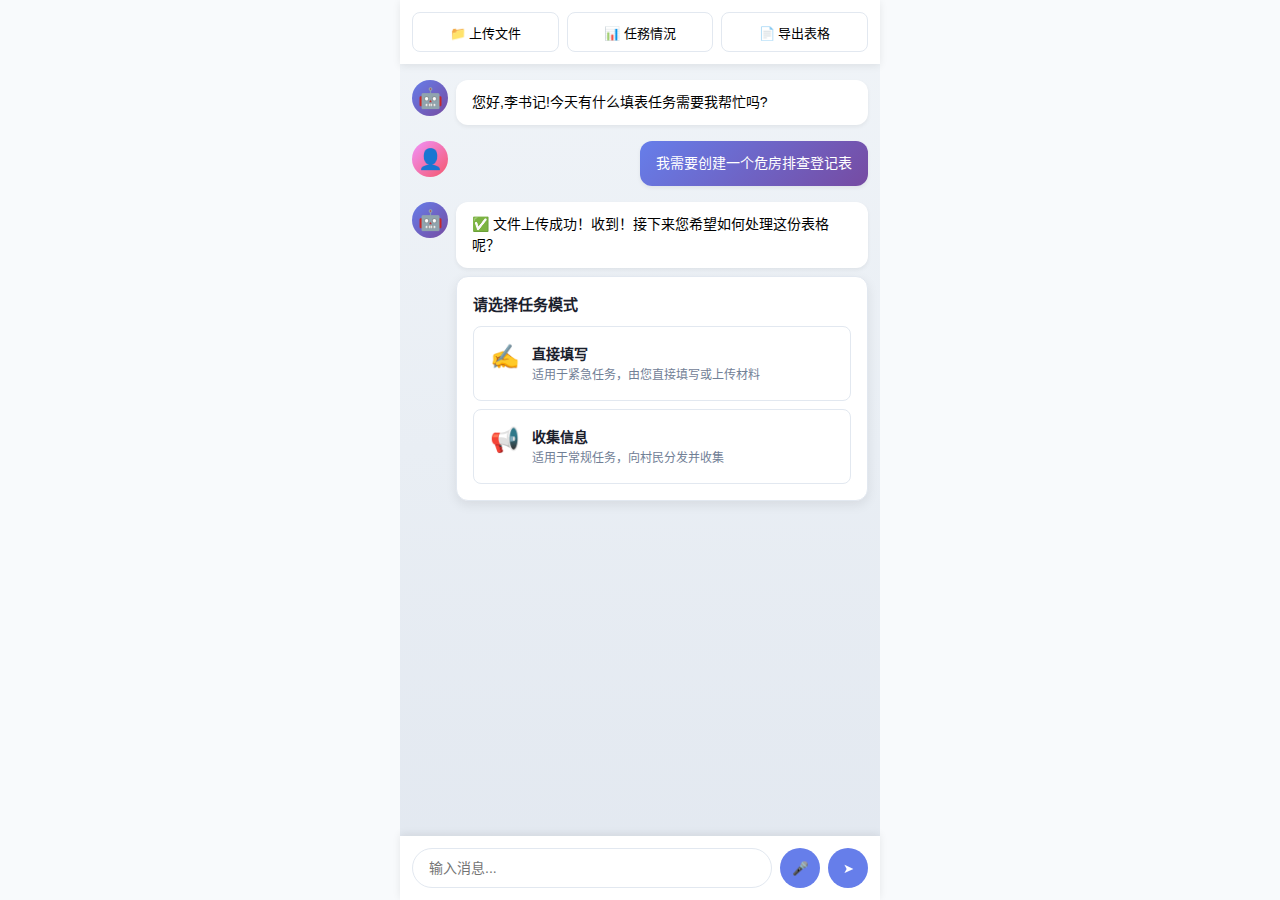
<file: demo_v2.html>
<!DOCTYPE html>
<html lang="zh-CN">
<head>
    <meta charset="UTF-8">
    <meta name="viewport" content="width=device-width, initial-scale=1.0">
    <title>村务管理助手 - 小耕</title>
    <style>
        * {
            margin: 0;
            padding: 0;
            box-sizing: border-box;
        }

        body {
            font-family: -apple-system, BlinkMacSystemFont, 'Segoe UI', 'Roboto', 'Oxygen',
                'Ubuntu', 'Cantarell', 'Fira Sans', 'Droid Sans', 'Helvetica Neue', sans-serif;
            -webkit-font-smoothing: antialiased;
            -moz-osx-font-smoothing: grayscale;
            background: #f8fafc;
        }

        /* 应用容器 */
        .app-container {
            width: 100%;
            max-width: 480px;
            margin: 0 auto;
            height: 100vh;
            display: flex;
            flex-direction: column;
            background: linear-gradient(to bottom, #f0f4f8, #e2e8f0);
        }

        /* 顶部按钮栏 */
        .top-bar {
            display: flex;
            gap: 8px;
            padding: 12px;
            background: white;
            box-shadow: 0 2px 8px rgba(0, 0, 0, 0.08);
            z-index: 10;
        }

        .top-button {
            flex: 1;
            font-size: 13px;
            height: 40px;
            border-radius: 8px;
            transition: all 0.2s;
            border: 1px solid #e2e8f0;
            background: white;
            cursor: pointer;
            display: flex;
            align-items: center;
            justify-content: center;
            gap: 4px;
        }

        .top-button:hover {
            background: #f7fafc;
            border-color: #667eea;
        }

        .top-button:active {
            transform: scale(0.95);
        }

        /* 对话流区域 */
        .chat-area {
            flex: 1;
            overflow-y: auto;
            padding: 16px 12px 80px 12px;
            display: flex;
            flex-direction: column;
            gap: 16px;
        }

        /* 消息容器 */
        .message {
            display: flex;
            gap: 8px;
            animation: slideIn 0.3s ease-out;
        }

        @keyframes slideIn {
            from {
                opacity: 0;
                transform: translateY(10px);
            }
            to {
                opacity: 1;
                transform: translateY(0);
            }
        }

        .message.agent {
            flex-direction: row;
        }

        .message.user {
            flex-direction: row-reverse;
        }

        .message-avatar {
            width: 36px;
            height: 36px;
            border-radius: 50%;
            background: linear-gradient(135deg, #667eea 0%, #764ba2 100%);
            display: flex;
            align-items: center;
            justify-content: center;
            font-size: 20px;
            flex-shrink: 0;
        }

        .message-avatar.user {
            background: linear-gradient(135deg, #f093fb 0%, #f5576c 100%);
        }

        .message-content {
            flex: 1;
            display: flex;
            flex-direction: column;
            gap: 8px;
        }

        .message-text {
            background: white;
            padding: 12px 16px;
            border-radius: 12px;
            box-shadow: 0 2px 4px rgba(0, 0, 0, 0.06);
            line-height: 1.5;
            font-size: 14px;
        }

        .message.user .message-text {
            background: linear-gradient(135deg, #667eea 0%, #764ba2 100%);
            color: white;
            margin-left: auto;
        }

        /* 功能卡片 */
        .card {
            background: white;
            border-radius: 12px;
            padding: 16px;
            box-shadow: 0 4px 12px rgba(0, 0, 0, 0.08);
            border: 1px solid #e2e8f0;
        }

        .card-title {
            font-size: 15px;
            font-weight: 600;
            margin-bottom: 12px;
            color: #1a202c;
        }

        .card-subtitle {
            font-size: 13px;
            color: #64748b;
            margin-top: 4px;
            margin-bottom: 12px;
        }

        .card-buttons {
            display: flex;
            flex-direction: column;
            gap: 8px;
        }

        .card-button {
            width: 100%;
            justify-content: flex-start;
            text-align: left;
            height: auto;
            padding: 12px 16px;
            font-size: 14px;
            transition: all 0.2s;
            border: 1px solid #e2e8f0;
            background: white;
            border-radius: 8px;
            cursor: pointer;
            display: flex;
            align-items: center;
            gap: 8px;
        }

        .card-button:hover {
            background: #f7fafc;
            border-color: #667eea;
        }

        .card-button:active {
            transform: scale(0.98);
        }

        /* 模式选择按钮 */
        .mode-button {
            display: flex;
            align-items: flex-start;
            gap: 12px;
            padding: 16px;
        }

        .mode-icon {
            font-size: 24px;
            flex-shrink: 0;
        }

        .mode-content {
            flex: 1;
            text-align: left;
        }

        .mode-title {
            font-weight: 600;
            margin-bottom: 4px;
            color: #1a202c;
        }

        .mode-desc {
            font-size: 12px;
            color: #718096;
            line-height: 1.4;
        }

        /* 字段列表 */
        .field-list {
            display: flex;
            flex-wrap: wrap;
            gap: 8px;
            margin-bottom: 12px;
        }

        .field-item {
            display: flex;
            align-items: center;
            gap: 6px;
            background: #f7fafc;
            padding: 6px 12px;
            border-radius: 20px;
            font-size: 13px;
            border: 1px solid #e2e8f0;
        }

        .field-remove {
            background: none;
            border: none;
            padding: 0;
            cursor: pointer;
            color: #e53e3e;
            display: flex;
            align-items: center;
            transition: transform 0.2s;
        }

        .field-remove:hover {
            transform: scale(1.2);
        }

        .field-add {
            display: flex;
            gap: 8px;
            align-items: center;
        }

        .field-input {
            flex: 1;
            padding: 8px 12px;
            border: 1px solid #e2e8f0;
            border-radius: 8px;
            font-size: 13px;
            outline: none;
            transition: border-color 0.2s;
        }

        .field-input:focus {
            border-color: #667eea;
        }

        /* 确认信息 */
        .confirm-info {
            display: flex;
            flex-direction: column;
            gap: 12px;
            margin-top: 8px;
        }

        .confirm-row {
            display: flex;
            flex-direction: column;
            gap: 4px;
        }

        .confirm-label {
            font-size: 12px;
            color: #718096;
            font-weight: 500;
        }

        .confirm-value {
            font-size: 14px;
            color: #1a202c;
            line-height: 1.5;
        }

        /* 进度信息 */
        .progress-info {
            display: flex;
            flex-direction: column;
            gap: 8px;
            margin-top: 8px;
        }

        .progress-row {
            display: flex;
            align-items: center;
            font-size: 14px;
        }

        /* 导出描述 */
        .export-desc {
            font-size: 13px;
            color: #718096;
            line-height: 1.6;
            margin-top: 8px;
        }

        /* 文件上传区域 */
        .file-upload-area {
            display: flex;
            flex-direction: column;
            align-items: center;
            justify-content: center;
            padding: 32px 16px;
            border: 2px dashed #cbd5e0;
            border-radius: 8px;
            background: #f7fafc;
            cursor: pointer;
            transition: all 0.2s;
        }

        .file-upload-area:hover {
            border-color: #667eea;
            background: #edf2f7;
        }

        /* 底部输入栏 */
        .input-bar {
            position: fixed;
            bottom: 0;
            left: 50%;
            transform: translateX(-50%);
            width: 100%;
            max-width: 480px;
            display: flex;
            gap: 8px;
            padding: 12px;
            background: white;
            box-shadow: 0 -2px 8px rgba(0, 0, 0, 0.08);
            z-index: 10;
        }

        .chat-input {
            flex: 1;
            padding: 10px 16px;
            border: 1px solid #e2e8f0;
            border-radius: 24px;
            font-size: 14px;
            outline: none;
            transition: border-color 0.2s;
        }

        .chat-input:focus {
            border-color: #667eea;
        }

        .icon-button {
            width: 40px;
            height: 40px;
            border-radius: 50%;
            border: none;
            background: #667eea;
            color: white;
            display: flex;
            align-items: center;
            justify-content: center;
            cursor: pointer;
            transition: all 0.2s;
            flex-shrink: 0;
        }

        .icon-button:hover {
            background: #5568d3;
        }

        .icon-button:active {
            transform: scale(0.95);
        }

        /* 人员列表 */
        .people-list {
            display: flex;
            flex-direction: column;
            gap: 10px;
            max-height: 300px;
            overflow-y: auto;
            padding: 8px;
            background: #f7fafc;
            border-radius: 8px;
            margin-bottom: 12px;
        }

        .people-item {
            display: flex;
            align-items: center;
            gap: 10px;
            padding: 10px;
            background: white;
            border-radius: 6px;
            border: 1px solid #e2e8f0;
        }

        .people-item input[type="checkbox"] {
            width: 18px;
            height: 18px;
            cursor: pointer;
        }

        .people-name {
            flex: 1;
            font-size: 14px;
            font-weight: 500;
            color: #1e293b;
        }

        .fill-button {
            font-size: 12px;
            padding: 4px 12px;
            height: auto;
            border: 1px solid #e2e8f0;
            background: white;
            border-radius: 4px;
            cursor: pointer;
        }

        .card-actions {
            display: flex;
            align-items: center;
            gap: 8px;
            flex-wrap: wrap;
            padding-top: 8px;
            border-top: 1px solid #e2e8f0;
        }

        .select-all {
            display: flex;
            align-items: center;
            gap: 6px;
            font-size: 14px;
            color: #475569;
            cursor: pointer;
        }

        .select-all input[type="checkbox"] {
            width: 18px;
            height: 18px;
            cursor: pointer;
        }

        /* 代填表单样式 */
        .fill-form {
            display: flex;
            flex-direction: column;
            gap: 12px;
            margin-top: 12px;
        }

        .form-field {
            display: flex;
            flex-direction: column;
            gap: 6px;
        }

        .form-field label {
            font-size: 13px;
            font-weight: 500;
            color: #475569;
        }

        .form-input {
            width: 100%;
            padding: 8px 12px;
            border: 1px solid #cbd5e1;
            border-radius: 6px;
            font-size: 14px;
            outline: none;
            transition: border-color 0.2s;
        }

        .form-input:focus {
            border-color: #3b82f6;
        }

        .form-input:disabled {
            background: #f1f5f9;
            color: #94a3b8;
            cursor: not-allowed;
        }

        .form-input::placeholder {
            color: #94a3b8;
        }

        /* 按钮样式 */
        .btn {
            padding: 8px 16px;
            border-radius: 6px;
            border: none;
            cursor: pointer;
            font-size: 14px;
            font-weight: 500;
            transition: all 0.2s;
            display: inline-flex;
            align-items: center;
            justify-content: center;
            gap: 4px;
        }

        .btn-primary {
            background: #667eea;
            color: white;
        }

        .btn-primary:hover {
            background: #5568d3;
        }

        .btn-outline {
            background: white;
            color: #374151;
            border: 1px solid #e2e8f0;
        }

        .btn-outline:hover {
            background: #f7fafc;
            border-color: #667eea;
        }

        .btn-sm {
            padding: 4px 12px;
            font-size: 12px;
        }

        .w-full {
            width: 100%;
        }

        .mt-3 {
            margin-top: 12px;
        }

        /* 自定义人群列表 */
        .custom-audience-list {
            display: flex;
            flex-direction: column;
            gap: 8px;
            margin-top: 12px;
            max-height: 200px;
            overflow-y: auto;
            padding: 8px;
            background: #f7fafc;
            border-radius: 8px;
        }

        .audience-item {
            display: flex;
            align-items: center;
            gap: 8px;
            padding: 8px;
            background: white;
            border-radius: 6px;
            font-size: 13px;
        }

        .audience-item input[type="checkbox"] {
            width: 16px;
            height: 16px;
            cursor: pointer;
        }

        /* 滚动条样式 */
        .chat-area::-webkit-scrollbar,
        .people-list::-webkit-scrollbar,
        .custom-audience-list::-webkit-scrollbar {
            width: 4px;
        }

        .chat-area::-webkit-scrollbar-track,
        .people-list::-webkit-scrollbar-track,
        .custom-audience-list::-webkit-scrollbar-track {
            background: transparent;
        }

        .chat-area::-webkit-scrollbar-thumb,
        .people-list::-webkit-scrollbar-thumb,
        .custom-audience-list::-webkit-scrollbar-thumb {
            background: #cbd5e0;
            border-radius: 2px;
        }

        .chat-area::-webkit-scrollbar-thumb:hover,
        .people-list::-webkit-scrollbar-thumb:hover,
        .custom-audience-list::-webkit-scrollbar-thumb:hover {
            background: #a0aec0;
        }

        /* 隐藏文件输入 */
        input[type="file"] {
            display: none;
        }

        /* 响应式调整 */
        @media (max-width: 480px) {
            .app-container {
                max-width: 100%;
            }
            
            .input-bar {
                max-width: 100%;
            }
        }

        .hidden {
            display: none;
        }

        /* 加载动画 */
        .loading-dots {
            display: inline-flex;
            gap: 2px;
        }

        .loading-dots span {
            width: 4px;
            height: 4px;
            border-radius: 50%;
            background: #667eea;
            animation: loading 1.4s infinite ease-in-out;
        }

        .loading-dots span:nth-child(1) { animation-delay: -0.32s; }
        .loading-dots span:nth-child(2) { animation-delay: -0.16s; }

        @keyframes loading {
            0%, 80%, 100% { transform: scale(0); }
            40% { transform: scale(1); }
        }
    </style>
</head>
<body>
    <div class="app-container">
        <!-- 顶部固定按钮栏 -->
        <div class="top-bar">
            <button class="top-button" onclick="handleUploadFile()">
                📁 上传文件
            </button>
            <button class="top-button" onclick="handleTaskStatus()">
                📊 任務情況
            </button>
            <button class="top-button" onclick="handleExportTable()">
                📄 导出表格
            </button>
        </div>

        <!-- 对话流区域 -->
        <div class="chat-area" id="chatArea">
            <!-- 演示从文件上传成功后开始 -->
            <div class="message agent">
                <div class="message-avatar">🤖</div>
                <div class="message-content">
                    <div class="message-text">您好,李书记!今天有什么填表任务需要我帮忙吗?</div>
                </div>
            </div>
            <div class="message user">
                <div class="message-content">
                    <div class="message-text">我需要创建一个危房排查登记表</div>
                </div>
                <div class="message-avatar user">👤</div>
            </div>
            <div class="message agent">
                <div class="message-avatar">🤖</div>
                <div class="message-content">
                    <div class="message-text">✅ 文件上传成功！收到！接下来您希望如何处理这份表格呢？</div>
                    <div class="card">
                        <div class="card-title">请选择任务模式</div>
                        <div class="card-buttons">
                            <button class="card-button mode-button" onclick="handleModeSelect('direct')">
                                <div class="mode-icon">✍️</div>
                                <div class="mode-content">
                                    <div class="mode-title">直接填写</div>
                                    <div class="mode-desc">适用于紧急任务，由您直接填写或上传材料</div>
                                </div>
                            </button>
                            <button class="card-button mode-button" onclick="handleModeSelect('collect')">
                                <div class="mode-icon">📢</div>
                                <div class="mode-content">
                                    <div class="mode-title">收集信息</div>
                                    <div class="mode-desc">适用于常规任务，向村民分发并收集</div>
                                </div>
                            </button>
                        </div>
                    </div>
                </div>
            </div>
        </div>

        <!-- 底部输入栏 -->
        <div class="input-bar">
            <input
                type="text"
                placeholder="输入消息..."
                id="chatInput"
                class="chat-input"
                onkeypress="handleKeyPress(event)"
            />
            <button class="icon-button">
                🎤
            </button>
            <button class="icon-button" onclick="handleSendMessage()">
                ➤
            </button>
        </div>
    </div>

    <!-- 隐藏的文件输入 -->
    <input type="file" id="fileInput" accept=".xlsx,.xls,.doc,.docx,.pdf" onchange="handleFileChange(event, 'local')">
    <input type="file" id="wechatFileInput" accept=".xlsx,.xls,.doc,.docx,.pdf" onchange="handleFileChange(event, 'wechat')">
    <input type="file" id="assistMaterialInput" accept=".xlsx,.xls,.doc,.docx,.pdf" onchange="handleAssistMaterialChange(event)">

    <script>
        let messages = [];
        let currentStep = 'modeSelect'; // 从模式选择开始
        let selectedFields = ['姓名', '身份证号', '房屋结构', '隐患等级', '排查人'];
        let selectedPeople = [];
        let selectAll = false;

        const peopleList = [
            { id: 1, name: '王大妈' },
            { id: 2, name: '李叔' },
            { id: 3, name: '赵四' },
            { id: 4, name: '陈伯' },
            { id: 5, name: '张婶' },
            { id: 6, name: '刘大爷' },
            { id: 7, name: '孙大姐' },
            { id: 8, name: '周叔' }
        ];

        function addMessage(type, text, card = null) {
            const chatArea = document.getElementById('chatArea');
            const messageDiv = document.createElement('div');
            messageDiv.className = `message ${type}`;
            
            let avatarHtml = '';
            if (type === 'agent') {
                avatarHtml = '<div class="message-avatar">🤖</div>';
            } else {
                avatarHtml = '<div class="message-avatar user">👤</div>';
            }
            
            let contentHtml = '';
            if (text) {
                contentHtml += `<div class="message-text">${text}</div>`;
            }
            if (card) {
                contentHtml += renderCard(card);
            }
            
            if (type === 'agent') {
                messageDiv.innerHTML = avatarHtml + '<div class="message-content">' + contentHtml + '</div>';
            } else {
                messageDiv.innerHTML = '<div class="message-content">' + contentHtml + '</div>' + avatarHtml;
            }
            
            chatArea.appendChild(messageDiv);
            chatArea.scrollTop = chatArea.scrollHeight;
        }

        function renderCard(card) {
            switch (card.type) {
                case 'fileSource':
                    return `
                        <div class="card">
                            <div class="card-title">请选择创建方式</div>
                            <div class="card-buttons">
                                <button class="card-button" onclick="handleLocalFileUpload()">
                                    📁 从本地文件上传
                                </button>
                                <button class="card-button" onclick="handleWechatFileUpload()">
                                    💬 从微信聊天记录选择
                                </button>
                                <button class="card-button" onclick="handlePhotoRecognition()">
                                    📷 拍照识别表格
                                </button>
                            </div>
                        </div>
                    `;
                
                case 'modeSelect':
                    return `
                        <div class="card">
                            <div class="card-title">请选择任务模式</div>
                            <div class="card-buttons">
                                <button class="card-button mode-button" onclick="handleModeSelect('direct')">
                                    <div class="mode-icon">✍️</div>
                                    <div class="mode-content">
                                        <div class="mode-title">直接填写</div>
                                        <div class="mode-desc">适用于紧急任务，由您直接填写或上传材料</div>
                                    </div>
                                </button>
                                <button class="card-button mode-button" onclick="handleModeSelect('collect')">
                                    <div class="mode-icon">📢</div>
                                    <div class="mode-content">
                                        <div class="mode-title">收集信息</div>
                                        <div class="mode-desc">适用于常规任务，向村民分发并收集</div>
                                    </div>
                                </button>
                            </div>
                        </div>
                    `;
                
                case 'directFillOptions':
                    return `
                        <div class="card">
                            <div class="card-title">请选择填写方式</div>
                            <div class="card-buttons">
                                <button class="card-button" onclick="handleBigTableFill()">
                                    📊 大表预填写
                                    <div style="font-size: 12px; color: #718096; margin-top: 4px;">
                                        系统将根据'村大表'，为您预填基础信息
                                    </div>
                                </button>
                                <button class="card-button" onclick="handleAssistMaterialUpload()">
                                    📤 上传辅助文档
                                    <div style="font-size: 12px; color: #718096; margin-top: 4px;">
                                        您可以上传一份参考文件，边看边填
                                    </div>
                                </button>
                            </div>
                        </div>
                    `;
                
                case 'fieldConfirm':
                    let fieldsHtml = selectedFields.map(field => 
                        `<div class="field-item">
                            <span>${field}</span>
                            <button onclick="removeField('${field}')" class="field-remove">✕</button>
                        </div>`
                    ).join('');
                    
                    return `
                        <div class="card">
                            <div class="card-title">字段确认</div>
                            <div class="field-list">${fieldsHtml}</div>
                            <div class="field-add">
                                <input type="text" placeholder="输入新字段名称" id="newFieldInput" class="field-input">
                                <button class="btn btn-outline btn-sm" onclick="addField()">
                                    ➕ 增加字段
                                </button>
                            </div>
                            <button class="btn btn-primary w-full mt-3" onclick="handleFieldConfirm()">
                                ✅ 确定字段，下一步
                            </button>
                        </div>
                    `;
                
                case 'fillResult':
                    return `
                        <div class="card">
                            <div class="card-title">填写结果</div>
                            <div class="export-desc">
                                表格已自动填写完成,您可以导出查看或继续手动编辑。
                            </div>
                            <button class="btn btn-primary w-full mt-3">
                                📥 导出已填写表格
                            </button>
                        </div>
                    `;
                
                case 'audienceSelect':
                    return `
                        <div class="card">
                            <div class="card-title">请选择通知人群</div>
                            <div class="card-buttons">
                                <button class="card-button" onclick="handleAudienceSelect('household')">
                                    👤 按户主
                                </button>
                                <button class="card-button" onclick="handleAudienceSelect('specific')">
                                    🎯 按特定人群
                                </button>
                                <button class="card-button" onclick="handleAudienceSelect('all')">
                                    全员
                                </button>
                                <button class="card-button" onclick="handleAudienceSelect('custom')">
                                    ✏️ 自定义选择
                                </button>
                            </div>
                        </div>
                    `;
                
                case 'specificAudience':
                    return `
                        <div class="card">
                            <div class="card-title">请选择特定人群类型</div>
                            <div class="card-buttons">
                                <button class="card-button" onclick="handleSpecificAudienceSelect('lowIncome')">
                                    💰 低保户 (45人)
                                </button>
                                <button class="card-button" onclick="handleSpecificAudienceSelect('elderly')">
                                    👴 60岁以上老人 (89人)
                                </button>
                                <button class="card-button" onclick="handleSpecificAudienceSelect('disabled')">
                                    ♿ 残疾人 (23人)
                                </button>
                                <button class="card-button" onclick="handleSpecificAudienceSelect('poverty')">
                                    📋 建档立卡贫困户 (37人)
                                </button>
                            </div>
                        </div>
                    `;
                
                case 'customAudience':
                    return `
                        <div class="card">
                            <div class="card-title">自定义选择人员</div>
                            <div class="export-desc">
                                您可以通过搜索姓名、身份证号或其他条件来筛选需要通知的人员。
                            </div>
                            <div class="field-add mt-3">
                                <input type="text" placeholder="搜索人员姓名或身份证号" class="field-input">
                                <button class="btn btn-outline btn-sm">搜索</button>
                            </div>
                            <div class="custom-audience-list">
                                <div class="audience-item">
                                    <input type="checkbox">
                                    <span>张三 (身份证: 110***********234)</span>
                                </div>
                                <div class="audience-item">
                                    <input type="checkbox">
                                    <span>李四 (身份证: 110***********567)</span>
                                </div>
                                <div class="audience-item">
                                    <input type="checkbox">
                                    <span>王五 (身份证: 110***********890)</span>
                                </div>
                            </div>
                            <button class="btn btn-primary w-full mt-3" onclick="handleCustomAudienceConfirm()">
                                ✅ 确认选择 (已选3人)
                            </button>
                        </div>
                    `;
                
                case 'sendConfirm':
                    const count = card.count || 152;
                    return `
                        <div class="card">
                            <div class="card-title">发送确认</div>
                            <div class="confirm-info">
                                <div class="confirm-row">
                                    <span class="confirm-label">通知内容:</span>
                                    <span class="confirm-value">"各位户主,请尽快填写《危房排查登记表》,事关居住安全,感谢配合。"</span>
                                </div>
                                <div class="confirm-row">
                                    <span class="confirm-label">发送人数:</span>
                                    <span class="confirm-value">${count}人</span>
                                </div>
                            </div>
                            <button class="btn btn-primary w-full mt-3" onclick="handleSendConfirm(${count})">
                                🚀 确认发送
                            </button>
                        </div>
                    `;
                
                case 'taskSummary':
                    return `
                        <div class="card">
                            <div class="card-title">危房排查登记表 - 任务进度</div>
                            <div class="progress-info">
                                <div class="progress-row">
                                    <span>✅ 已填写: 35/152</span>
                                </div>
                                <div class="progress-row">
                                    <span>✏️ 未填写: 117/152</span>
                                </div>
                            </div>
                            <button class="btn btn-primary w-full mt-3" onclick="handleViewDetailList()">
                                ➡️ 查看详细名单与操作
                            </button>
                        </div>
                    `;
                
                case 'detailList':
                    return renderDetailListCard();
                
                case 'fillForm':
                    return `
                        <div class="card">
                            <div class="card-title">为 ${card.name} 代填表单</div>
                            <div class="fill-form">
                                <div class="form-field">
                                    <label>姓名</label>
                                    <input type="text" value="${card.name}" disabled class="form-input">
                                </div>
                                <div class="form-field">
                                    <label>身份证号</label>
                                    <input type="text" placeholder="请输入身份证号" class="form-input">
                                </div>
                                <div class="form-field">
                                    <label>房屋结构</label>
                                    <input type="text" placeholder="请输入房屋结构" class="form-input">
                                </div>
                                <div class="form-field">
                                    <label>隐患等级</label>
                                    <select class="form-input">
                                        <option>请选择</option>
                                        <option>无隐患</option>
                                        <option>一般隐患</option>
                                        <option>严重隐患</option>
                                    </select>
                                </div>
                                <div class="form-field">
                                    <label>排查人</label>
                                    <input type="text" placeholder="请输入排查人" class="form-input">
                                </div>
                            </div>
                            <button class="btn btn-primary w-full mt-3">
                                ✅ 提交代填表单
                            </button>
                        </div>
                    `;
                
                case 'exportDraft':
                    return `
                        <div class="card">
                            <div class="card-title">导出数据草稿</div>
                            <div class="export-desc">
                                当前数据将导出为Excel文件,方便您在电脑上进行最终审核、修改,并补充未在平台上的村民信息。
                            </div>
                            <button class="btn btn-primary w-full mt-3" onclick="handleExportDraft()">
                                📥 导出草稿Excel
                            </button>
                        </div>
                    `;
                
                case 'fileUpload':
                    return `
                        <div class="card">
                            <div class="file-upload-area">
                                <div style="font-size: 48px; color: #9ca3af; margin-bottom: 8px;">📁</div>
                                <div style="font-size: 14px; color: #9ca3af;">点击或拖拽文件到此处上传</div>
                                <button class="btn btn-outline mt-3">选择文件</button>
                            </div>
                        </div>
                    `;
                
                default:
                    return '';
            }
        }

        function renderDetailListCard() {
            let peopleHtml = peopleList.map(person => `
                <div class="people-item">
                    <input type="checkbox" ${selectedPeople.includes(person.id) ? 'checked' : ''} 
                           onchange="handleSelectPerson(${person.id})">
                    <span class="people-name">${person.name}</span>
                    <button class="fill-button" onclick="handleFillFor('${person.name}')">
                        ✍️ 代为填写
                    </button>
                </div>
            `).join('');

            return `
                <div class="card">
                    <div class="card-title">未填写人员名单 (117人)</div>
                    <div class="card-subtitle">可在此对村民进行单独或批量操作</div>
                    <div class="people-list">${peopleHtml}</div>
                    <div class="card-actions">
                        <div class="select-all">
                            <input type="checkbox" ${selectAll ? 'checked' : ''} onchange="handleSelectAll()">
                            <span>全选</span>
                        </div>
                        <button class="btn btn-outline btn-sm" ${selectedPeople.length === 0 ? 'disabled' : ''} 
                                onclick="handleBatchRemind()">
                            🔔 催办选中人员
                        </button>
                        <button class="btn btn-outline btn-sm" onclick="handleRemindAll()">
                            📣 一键催办所有未填写人员
                        </button>
                    </div>
                </div>
            `;
        }

        // 事件处理函数
        function handleUploadFile() {
            addMessage('agent', '好的,请选择您的文件来源,我们来创建一个新任务。', { type: 'fileSource' });
        }

        function handleTaskStatus() {
            addMessage('agent', '好的,这是"危房排查登记表"的最新任务进展。', { type: 'taskSummary' });
        }

        function handleExportTable() {
            addMessage('agent', '好的,我们将为您导出包含当前所有已收集数据的工作草稿。', { type: 'exportDraft' });
        }

        function handleLocalFileUpload() {
            document.getElementById('fileInput').click();
        }

        function handleWechatFileUpload() {
            document.getElementById('wechatFileInput').click();
        }

        function handlePhotoRecognition() {
            // 模拟文件上传成功，直接跳转到模式选择
            addMessage('agent', '✅ 拍照识别成功！收到！接下来您希望如何处理这份表格呢？', { type: 'modeSelect' });
        }

        function handleFileChange(event, source) {
            const file = event.target.files[0];
            if (file) {
                const sourceText = source === 'local' ? '本地文件' : '微信聊天记录';
                addMessage('agent', `✅ ${sourceText}上传成功！收到！接下来您希望如何处理这份表格呢？`, { type: 'modeSelect' });
            }
        }

        // 核心调整：任务模式选择
        function handleModeSelect(mode) {
            if (mode === 'direct') {
                currentStep = 'directFill';
                addMessage('agent', '好的，已选择"直接填写"模式。请问您希望如何填写这份表格？', { type: 'directFillOptions' });
            } else if (mode === 'collect') {
                currentStep = 'fieldRecognizing';
                addMessage('agent', '好的，我们将向村民收集信息。正在识别您上传文件中的表格字段，请稍候<span class="loading-dots"><span></span><span></span><span></span></span>');
                
                // 模拟识别过程
                setTimeout(() => {
                    addMessage('agent', '识别完成！请您确认、修改或增删字段，这将是村民需要填写的项目。', { type: 'fieldConfirm' });
                    currentStep = 'fieldConfirm';
                }, 2000);
            }
        }

        // 直接填写模式的选项
        function handleBigTableFill() {
            addMessage('agent', '正在从村庄大表中读取已有信息并进行AI自动填写...');
            setTimeout(() => {
                addMessage('agent', '✅ 自动填写完成！已从村庄大表中提取并填写了所有可匹配字段。表格已生成，您可以导出查看。', { type: 'fillResult' });
            }, 2000);
        }

        function handleAssistMaterialUpload() {
            document.getElementById('assistMaterialInput').click();
        }

        function handleAssistMaterialChange(event) {
            const file = event.target.files[0];
            if (file) {
                addMessage('agent', `正在从"${file.name}"中识别相同字段并自动填写...`);
                setTimeout(() => {
                    addMessage('agent', '✅ 识别完成！已从辅助材料中提取并填写了以下字段:姓名、身份证号、房屋结构。您可以继续手动补充其他字段。', { type: 'fillResult' });
                }, 2000);
            }
        }

        function removeField(field) {
            selectedFields = selectedFields.filter(f => f !== field);
            // 重新渲染当前卡片
            const lastMessage = document.querySelector('.message:last-child .card');
            if (lastMessage) {
                lastMessage.outerHTML = renderCard({ type: 'fieldConfirm' });
            }
        }

        function addField() {
            const input = document.getElementById('newFieldInput');
            if (input && input.value.trim()) {
                selectedFields.push(input.value.trim());
                input.value = '';
                // 重新渲染当前卡片
                const lastMessage = document.querySelector('.message:last-child .card');
                if (lastMessage) {
                    lastMessage.outerHTML = renderCard({ type: 'fieldConfirm' });
                }
            }
        }

        function handleFieldConfirm() {
            currentStep = 'audienceSelect';
            addMessage('agent', '好的，字段已确认。请选择需要通知的人群范围。', { type: 'audienceSelect' });
        }

        function handleAudienceSelect(audience) {
            if (audience === 'household') {
                currentStep = 'sendConfirm';
                addMessage('agent', '已为您选中所有户主,共152人。请确认通知内容,点击即可发送。', { type: 'sendConfirm' });
            } else if (audience === 'specific') {
                addMessage('agent', '请选择特定人群类型:', { type: 'specificAudience' });
            } else if (audience === 'all') {
                currentStep = 'sendConfirm';
                addMessage('agent', '已为您选中全体村民,共328人。请确认通知内容,点击即可发送。', { type: 'sendConfirm', count: 328 });
            } else if (audience === 'custom') {
                addMessage('agent', '请自定义选择需要通知的人员:', { type: 'customAudience' });
            }
        }

        function handleSpecificAudienceSelect(type) {
            const audienceMap = {
                'lowIncome': { name: '低保户', count: 45 },
                'elderly': { name: '60岁以上老人', count: 89 },
                'disabled': { name: '残疾人', count: 23 },
                'poverty': { name: '建档立卡贫困户', count: 37 }
            };
            const selected = audienceMap[type];
            currentStep = 'sendConfirm';
            addMessage('agent', `已为您选中${selected.name},共${selected.count}人。请确认通知内容,点击即可发送。`, { type: 'sendConfirm', count: selected.count });
        }

        function handleCustomAudienceConfirm() {
            currentStep = 'sendConfirm';
            addMessage('agent', '已为您选中自定义人员,共67人。请确认通知内容,点击即可发送。', { type: 'sendConfirm', count: 67 });
        }

        function handleSendConfirm(count = 152) {
            currentStep = 'sent';
            addMessage('agent', `✅ 发送成功!村民们会收到填表通知的。您可以随时点击顶部的 [📊 任務情況] 按钮来查看填写进度。`);
        }

        function handleViewDetailList() {
            addMessage('agent', '这是未填写人员的详细名单,您可以进行催办或代填操作。', { type: 'detailList' });
        }

        function handleSelectPerson(id) {
            if (selectedPeople.includes(id)) {
                selectedPeople = selectedPeople.filter(pid => pid !== id);
                selectAll = false;
            } else {
                selectedPeople.push(id);
                if (selectedPeople.length === peopleList.length) {
                    selectAll = true;
                }
            }
            // 重新渲染当前卡片
            const lastMessage = document.querySelector('.message:last-child .card');
            if (lastMessage) {
                lastMessage.outerHTML = renderDetailListCard();
            }
        }

        function handleSelectAll() {
            if (selectAll) {
                selectedPeople = [];
                selectAll = false;
            } else {
                selectedPeople = peopleList.map(p => p.id);
                selectAll = true;
            }
            // 重新渲染当前卡片
            const lastMessage = document.querySelector('.message:last-child .card');
            if (lastMessage) {
                lastMessage.outerHTML = renderDetailListCard();
            }
        }

        function handleFillFor(name) {
            addMessage('agent', `好的,请开始为'${name}'填写信息。`, { type: 'fillForm', name: name });
        }

        function handleBatchRemind() {
            if (selectedPeople.length > 0) {
                addMessage('agent', `✅ 操作成功!提醒消息已发送给选中的${selectedPeople.length}位村民。`);
            }
        }

        function handleRemindAll() {
            addMessage('agent', '好的,提醒消息已成功发送给全部117位未填写的村民。');
        }

        function handleExportDraft() {
            addMessage('agent', '✅ 草稿已导出。请您处理完毕后,将最终版文件直接拖拽到这里,或在下方对话框输入"上传最终版",我将为您完成后续的数据更新。');
        }

        function handleSendMessage() {
            const input = document.getElementById('chatInput');
            const message = input.value.trim();
            if (message) {
                addMessage('user', message);
                if (message.includes('上传最终版')) {
                    setTimeout(() => {
                        addMessage('agent', '好的,请上传您的最终版Excel文件,我将为您进行数据比对与更新到"村大表"。', { type: 'fileUpload' });
                    }, 500);
                }
                input.value = '';
            }
        }

        function handleKeyPress(event) {
            if (event.key === 'Enter') {
                handleSendMessage();
            }
        }
    </script>
</body>
</html>
</file>
<file: app.css>
/* 基础样式 */
* {
    margin: 0;
    padding: 0;
    box-sizing: border-box;
}

body {
    font-family: -apple-system, BlinkMacSystemFont, "Segoe UI", Roboto, "Helvetica Neue", Arial, "PingFang SC", "Hiragino Sans GB", "Microsoft YaHei", sans-serif;
    background: linear-gradient(135deg, #f0f9ff 0%, #ffffff 50%, #f0fdf4 100%);
    min-height: 100vh;
    color: #1f2937;
}

.app-container {
    max-width: 1400px;
    margin: 0 auto;
    padding: 1rem;
    height: 100vh;
    display: flex;
    flex-direction: column;
    gap: 1rem;
}

/* Header */
.app-header {
    background: rgba(255, 255, 255, 0.8);
    backdrop-filter: blur(10px);
    border-radius: 12px;
    padding: 1rem;
    display: flex;
    justify-content: space-between;
    align-items: center;
    box-shadow: 0 1px 3px rgba(0, 0, 0, 0.1);
    border: 1px solid rgba(255, 255, 255, 0.2);
}

.header-left {
    display: flex;
    align-items: center;
    gap: 0.75rem;
}

.avatar {
    width: 2.5rem;
    height: 2.5rem;
    background: linear-gradient(135deg, #3b82f6, #10b981);
    border-radius: 50%;
    display: flex;
    align-items: center;
    justify-content: center;
    position: relative;
}

.avatar .fa-robot {
    color: white;
    font-size: 1.25rem;
}

.sparkle-icon {
    position: absolute;
    top: -2px;
    right: -2px;
    color: #fbbf24;
    font-size: 0.75rem;
    animation: sparkle 2s infinite;
}

.header-info h1 {
    font-size: 1.25rem;
    font-weight: 700;
    display: flex;
    align-items: center;
    gap: 0.5rem;
}

.header-info h1 .fa-bolt {
    color: #fbbf24;
    font-size: 1rem;
}

.header-info p {
    font-size: 0.75rem;
    color: #6b7280;
    display: flex;
    align-items: center;
    gap: 0.25rem;
}

.header-right {
    display: flex;
    align-items: center;
    gap: 0.5rem;
}

.icon-btn {
    width: 2rem;
    height: 2rem;
    border: none;
    background: transparent;
    border-radius: 6px;
    display: flex;
    align-items: center;
    justify-content: center;
    cursor: pointer;
    transition: background-color 0.2s;
}

.icon-btn:hover {
    background: rgba(0, 0, 0, 0.05);
}

.notification-btn {
    position: relative;
}

.notification-dot {
    position: absolute;
    top: 2px;
    right: 2px;
    width: 8px;
    height: 8px;
    background: #ef4444;
    border-radius: 50%;
}

.status-badge {
    display: flex;
    align-items: center;
    gap: 0.5rem;
    padding: 0.25rem 0.75rem;
    border: 1px solid #e5e7eb;
    border-radius: 6px;
    font-size: 0.875rem;
}

.status-dot {
    width: 8px;
    height: 8px;
    background: #10b981;
    border-radius: 50%;
    animation: pulse 2s infinite;
}

/* Main Content */
.main-content {
    flex: 1;
    display: grid;
    grid-template-columns: 1fr 1fr;
    gap: 1rem;
    min-height: 0;
}

/* Chat Section */
.chat-section {
    background: white;
    border-radius: 12px;
    box-shadow: 0 1px 3px rgba(0, 0, 0, 0.1);
    display: flex;
    flex-direction: column;
    overflow: hidden;
}

.chat-header {
    padding: 1rem;
    border-bottom: 1px solid #e5e7eb;
    background: #f9fafb;
}

.chat-header h2 {
    font-size: 1rem;
    font-weight: 600;
}

.chat-messages {
    flex: 1;
    padding: 1rem;
    overflow-y: auto;
    display: flex;
    flex-direction: column;
    gap: 1rem;
}

.message {
    display: flex;
    gap: 0.75rem;
    animation: fadeInUp 0.3s ease-out;
}

.message.user-message {
    flex-direction: row-reverse;
}

.message-avatar {
    width: 2rem;
    height: 2rem;
    border-radius: 50%;
    display: flex;
    align-items: center;
    justify-content: center;
    flex-shrink: 0;
}

.assistant-message .message-avatar {
    background: linear-gradient(135deg, #3b82f6, #10b981);
    color: white;
}

.user-message .message-avatar {
    background: #3b82f6;
    color: white;
}

.message-content {
    flex: 1;
    max-width: 80%;
}

.user-message .message-content {
    text-align: right;
}

.message-bubble {
    display: inline-block;
    padding: 0.75rem 1rem;
    border-radius: 1rem;
    word-wrap: break-word;
}

.assistant-message .message-bubble {
    background: #f3f4f6;
    color: #1f2937;
}

.user-message .message-bubble {
    background: #3b82f6;
    color: white;
}

.message-time {
    font-size: 0.75rem;
    color: #6b7280;
    margin-top: 0.25rem;
    padding: 0 0.25rem;
}

.chat-input {
    padding: 1rem;
    border-top: 1px solid #e5e7eb;
    background: rgba(249, 250, 251, 0.5);
    display: flex;
    gap: 0.5rem;
}

.chat-input input {
    flex: 1;
    padding: 0.75rem 1rem;
    border: 1px solid #d1d5db;
    border-radius: 8px;
    font-size: 0.875rem;
    outline: none;
    transition: border-color 0.2s;
}

.chat-input input:focus {
    border-color: #3b82f6;
}

.chat-input button {
    width: 2.5rem;
    height: 2.5rem;
    background: #3b82f6;
    color: white;
    border: none;
    border-radius: 8px;
    cursor: pointer;
    display: flex;
    align-items: center;
    justify-content: center;
    transition: background-color 0.2s;
}

.chat-input button:hover {
    background: #2563eb;
}

/* Content Section */
.content-section {
    display: flex;
    flex-direction: column;
}

.content-area {
    background: white;
    border-radius: 12px;
    box-shadow: 0 1px 3px rgba(0, 0, 0, 0.1);
    flex: 1;
    overflow: hidden;
}

/* Welcome Screen */
.welcome-screen {
    height: 100%;
    display: flex;
    flex-direction: column;
    align-items: center;
    justify-content: center;
    padding: 3rem;
    text-align: center;
    gap: 1.5rem;
}

.welcome-icon {
    position: relative;
}

.welcome-icon .fa-robot {
    font-size: 4rem;
    color: #3b82f6;
    opacity: 0.5;
}

.sparkle-animation {
    position: absolute;
    top: -0.5rem;
    right: -0.5rem;
    color: #fbbf24;
    font-size: 1.5rem;
    animation: sparkle 2s infinite;
}

.welcome-text h3 {
    font-size: 1.125rem;
    font-weight: 600;
    display: flex;
    align-items: center;
    justify-content: center;
    gap: 0.5rem;
    margin-bottom: 0.5rem;
}

.welcome-text p {
    color: #6b7280;
    font-size: 0.875rem;
    max-width: 20rem;
}

/* Quick Actions */
.quick-actions {
    display: grid;
    grid-template-columns: repeat(2, 1fr);
    gap: 0.75rem;
    width: 100%;
    max-width: 24rem;
}

.quick-action-btn {
    display: flex;
    flex-direction: column;
    align-items: center;
    gap: 0.5rem;
    padding: 1rem;
    border: 1px solid #e5e7eb;
    background: white;
    border-radius: 8px;
    cursor: pointer;
    transition: all 0.2s;
}

.quick-action-btn:hover {
    border-color: #3b82f6;
    transform: translateY(-1px);
    box-shadow: 0 4px 6px rgba(0, 0, 0, 0.1);
}

.quick-action-btn i {
    font-size: 1.5rem;
}

.quick-action-btn:nth-child(1) i { color: #3b82f6; }
.quick-action-btn:nth-child(2) i { color: #10b981; }
.quick-action-btn:nth-child(3) i { color: #8b5cf6; }
.quick-action-btn:nth-child(4) i { color: #f59e0b; }

.quick-action-btn span {
    font-size: 0.75rem;
    font-weight: 500;
}

/* Example Commands */
.example-commands {
    width: 100%;
    max-width: 24rem;
}

.example-commands p {
    font-size: 0.75rem;
    color: #6b7280;
    display: flex;
    align-items: center;
    gap: 0.25rem;
    margin-bottom: 0.5rem;
}

.command-badges {
    display: flex;
    flex-direction: column;
    gap: 0.25rem;
}

.command-badge {
    display: inline-flex;
    align-items: center;
    gap: 0.25rem;
    padding: 0.5rem 0.75rem;
    background: #f3f4f6;
    color: #3b82f6;
    border-radius: 1rem;
    font-size: 0.75rem;
    font-weight: 500;
}

/* Card Styles */
.card {
    background: white;
    border-radius: 12px;
    box-shadow: 0 1px 3px rgba(0, 0, 0, 0.1);
    overflow: hidden;
    animation: fadeInUp 0.3s ease-out;
}

.card-header {
    padding: 1rem;
    border-bottom: 1px solid #e5e7eb;
    background: #f9fafb;
}

.card-title {
    font-size: 1rem;
    font-weight: 600;
    display: flex;
    align-items: center;
    gap: 0.5rem;
}

.card-content {
    padding: 1rem;
}

.field-tags {
    display: flex;
    flex-wrap: wrap;
    gap: 0.5rem;
    margin: 1rem 0;
}

.field-tag {
    padding: 0.5rem 0.75rem;
    background: #eff6ff;
    color: #3b82f6;
    border-radius: 1rem;
    font-size: 0.875rem;
    cursor: pointer;
    transition: all 0.2s;
}

.field-tag.highlight {
    animation: highlight 1s ease;
}

.btn {
    display: inline-flex;
    align-items: center;
    justify-content: center;
    gap: 0.5rem;
    padding: 0.75rem 1rem;
    background: #3b82f6;
    color: white;
    border: none;
    border-radius: 8px;
    font-size: 0.875rem;
    font-weight: 500;
    cursor: pointer;
    transition: background-color 0.2s;
    width: 100%;
}

.btn:hover {
    background: #2563eb;
}

.btn-outline {
    background: transparent;
    color: #3b82f6;
    border: 1px solid #3b82f6;
}

.btn-outline:hover {
    background: #3b82f6;
    color: white;
}

.btn-secondary {
    background: #f3f4f6;
    color: #3b82f6;
}

.btn-secondary:hover {
    background: #e5e7eb;
}

/* Data Display */
.data-row {
    display: flex;
    justify-content: space-between;
    align-items: center;
    padding: 0.75rem 0;
    border-bottom: 1px solid #f3f4f6;
}

.data-row:last-child {
    border-bottom: none;
}

.data-label {
    color: #6b7280;
    display: flex;
    align-items: center;
    gap: 0.5rem;
}

.data-value {
    font-weight: 500;
}

.badge {
    display: inline-flex;
    align-items: center;
    gap: 0.25rem;
    padding: 0.25rem 0.5rem;
    border-radius: 0.375rem;
    font-size: 0.75rem;
    font-weight: 500;
}

.badge-primary {
    background: #dbeafe;
    color: #1d4ed8;
}

.badge-success {
    background: #dcfce7;
    color: #166534;
}

.badge-warning {
    background: #fef3c7;
    color: #92400e;
}

.badge-danger {
    background: #fee2e2;
    color: #dc2626;
}

/* Animations */
@keyframes fadeInUp {
    from {
        opacity: 0;
        transform: translateY(20px);
    }
    to {
        opacity: 1;
        transform: translateY(0);
    }
}

@keyframes sparkle {
    0%, 100% {
        transform: scale(1) rotate(0deg);
        opacity: 1;
    }
    50% {
        transform: scale(1.2) rotate(180deg);
        opacity: 0.8;
    }
}

@keyframes pulse {
    0%, 100% {
        opacity: 1;
    }
    50% {
        opacity: 0.5;
    }
}

@keyframes highlight {
    0% {
        transform: scale(1);
        background: #eff6ff;
    }
    50% {
        transform: scale(1.05);
        background: #bfdbfe;
    }
    100% {
        transform: scale(1);
        background: #eff6ff;
    }
}

/* 文件上传相关样式 */
.upload-area {
    border: 2px dashed #d1d5db;
    border-radius: 12px;
    padding: 2rem;
    text-align: center;
    transition: all 0.3s ease;
    cursor: pointer;
    background: #fafafa;
}

.upload-area:hover {
    border-color: #3b82f6;
    background: #f8faff;
}

.upload-area.dragover {
    border-color: #3b82f6;
    background: #eff6ff;
    transform: scale(1.02);
}

.upload-icon {
    font-size: 3rem;
    color: #6b7280;
    margin-bottom: 1rem;
}

.upload-text {
    color: #6b7280;
    margin-bottom: 0.5rem;
}

.upload-hint {
    font-size: 0.75rem;
    color: #9ca3af;
}

.file-preview {
    background: #f9fafb;
    border: 1px solid #e5e7eb;
    border-radius: 8px;
    padding: 1rem;
    margin: 1rem 0;
    display: flex;
    align-items: center;
    gap: 0.75rem;
}

.file-icon {
    width: 2.5rem;
    height: 2.5rem;
    background: #3b82f6;
    border-radius: 6px;
    display: flex;
    align-items: center;
    justify-content: center;
    color: white;
}

.file-info {
    flex: 1;
}

.file-name {
    font-weight: 500;
    margin-bottom: 0.25rem;
}

.file-size {
    font-size: 0.75rem;
    color: #6b7280;
}

.upload-progress {
    width: 100%;
    height: 4px;
    background: #e5e7eb;
    border-radius: 2px;
    overflow: hidden;
    margin-top: 0.5rem;
}

.upload-progress-bar {
    height: 100%;
    background: #3b82f6;
    transition: width 0.3s ease;
}

/* 字段编辑样式 */
.field-tag.editable {
    position: relative;
    cursor: pointer;
}

.field-tag.editing {
    background: #fef3c7;
    border: 1px solid #f59e0b;
}

.field-tag.deleted {
    background: #fee2e2;
    color: #dc2626;
    text-decoration: line-through;
    opacity: 0.6;
}

.field-edit-input {
    background: transparent;
    border: none;
    outline: none;
    font-size: inherit;
    color: inherit;
    width: 100%;
    min-width: 60px;
}

.field-actions {
    display: flex;
    gap: 0.5rem;
    margin-top: 1rem;
    flex-wrap: wrap;
}

.field-action-btn {
    padding: 0.25rem 0.5rem;
    border: 1px solid #d1d5db;
    background: white;
    border-radius: 4px;
    font-size: 0.75rem;
    cursor: pointer;
    transition: all 0.2s;
}

.field-action-btn:hover {
    border-color: #3b82f6;
    color: #3b82f6;
}

.field-action-btn.add {
    background: #10b981;
    color: white;
    border-color: #10b981;
}

.field-action-btn.add:hover {
    background: #059669;
}

/* 微信相关样式 */
.wechat-upload {
    background: linear-gradient(135deg, #07c160, #00d976);
    color: white;
}

.wechat-icon {
    color: #07c160;
}

.upload-type-selector {
    display: flex;
    gap: 1rem;
    margin-bottom: 1rem;
}

.upload-type-btn {
    flex: 1;
    padding: 1.5rem;
    border: 2px solid #e5e7eb;
    background: white;
    border-radius: 12px;
    cursor: pointer;
    transition: all 0.3s ease;
    text-align: center;
    position: relative;
    overflow: hidden;
}

.upload-type-btn:hover {
    border-color: #3b82f6;
    transform: translateY(-2px);
    box-shadow: 0 8px 25px rgba(59, 130, 246, 0.15);
}

.upload-type-btn:hover:nth-child(2) {
    border-color: #07c160;
    box-shadow: 0 8px 25px rgba(7, 193, 96, 0.15);
}

.upload-type-btn:active {
    transform: translateY(0);
}

.upload-type-btn h4 {
    margin: 0;
    font-size: 1rem;
    color: #1f2937;
}

.upload-type-btn p {
    margin: 0;
    line-height: 1.4;
}

/* 添加悬停时的背景效果 */
.upload-type-btn::before {
    content: '';
    position: absolute;
    top: 0;
    left: 0;
    right: 0;
    bottom: 0;
    background: linear-gradient(135deg, rgba(59, 130, 246, 0.05), rgba(59, 130, 246, 0.02));
    opacity: 0;
    transition: opacity 0.3s ease;
    z-index: 0;
}

.upload-type-btn:hover::before {
    opacity: 1;
}

.upload-type-btn:nth-child(2)::before {
    background: linear-gradient(135deg, rgba(7, 193, 96, 0.05), rgba(7, 193, 96, 0.02));
}

.upload-type-btn > * {
    position: relative;
    z-index: 1;
}

/* Responsive */
@media (max-width: 1024px) {
    .main-content {
        grid-template-columns: 1fr;
    }
    
    .app-container {
        padding: 0.5rem;
    }
    
    .welcome-screen {
        padding: 2rem;
    }
    
    .quick-actions {
        grid-template-columns: repeat(2, 1fr);
        gap: 0.5rem;
    }
}

@media (max-width: 640px) {
    .header-left {
        gap: 0.5rem;
    }
    
    .header-info h1 {
        font-size: 1rem;
    }
    
    .quick-actions {
        grid-template-columns: 1fr;
    }
    
    .welcome-screen {
        padding: 1rem;
        gap: 1rem;
    }
}

/* 任务管理看板样式 */
.task-dashboard {
    padding: 1.5rem;
    max-width: 1200px;
    margin: 0 auto;
}

.dashboard-header {
    display: flex;
    justify-content: space-between;
    align-items: center;
    margin-bottom: 2rem;
    padding: 1.5rem;
    background: linear-gradient(135deg, #667eea 0%, #764ba2 100%);
    border-radius: 12px;
    color: white;
}

.dashboard-title {
    font-size: 1.5rem;
    font-weight: 700;
    display: flex;
    align-items: center;
    gap: 0.75rem;
}

.dashboard-title i {
    font-size: 1.75rem;
}

.dashboard-stats {
    display: flex;
    gap: 2rem;
}

.stat-item {
    text-align: center;
}

.stat-number {
    font-size: 2rem;
    font-weight: 800;
    line-height: 1;
    margin-bottom: 0.25rem;
}

.stat-label {
    font-size: 0.875rem;
    opacity: 0.9;
}

.task-list {
    display: grid;
    gap: 1.5rem;
    margin-bottom: 2rem;
}

.task-card {
    background: white;
    border-radius: 12px;
    padding: 1.5rem;
    box-shadow: 0 4px 6px -1px rgba(0, 0, 0, 0.1);
    border: 1px solid #e5e7eb;
    transition: all 0.3s ease;
}

.task-card:hover {
    box-shadow: 0 10px 15px -3px rgba(0, 0, 0, 0.1);
    transform: translateY(-2px);
}

.task-header {
    display: flex;
    justify-content: space-between;
    align-items: center;
    margin-bottom: 1.5rem;
}

.task-title {
    font-size: 1.25rem;
    font-weight: 600;
    display: flex;
    align-items: center;
    gap: 0.5rem;
}

.task-priority {
    font-size: 0.875rem;
    font-weight: 500;
    display: flex;
    align-items: center;
    gap: 0.25rem;
}

.task-progress {
    margin-bottom: 1.5rem;
}

.progress-header {
    display: flex;
    justify-content: space-between;
    align-items: center;
    margin-bottom: 0.5rem;
}

.progress-text {
    font-size: 0.875rem;
    color: #6b7280;
    font-weight: 500;
}

.progress-percentage {
    font-size: 1.125rem;
    font-weight: 700;
}

.progress-bar {
    width: 100%;
    height: 8px;
    background-color: #f3f4f6;
    border-radius: 4px;
    overflow: hidden;
    margin-bottom: 0.75rem;
}

.progress-fill {
    height: 100%;
    transition: width 0.3s ease;
    border-radius: 4px;
}

.progress-details {
    display: flex;
    gap: 1rem;
    font-size: 0.875rem;
}

.completed-count, .pending-count, .total-count {
    display: flex;
    align-items: center;
    gap: 0.25rem;
}

.task-info {
    margin-bottom: 1.5rem;
}

.task-meta {
    display: flex;
    gap: 1.5rem;
    font-size: 0.875rem;
    color: #6b7280;
}

.meta-item {
    display: flex;
    align-items: center;
    gap: 0.25rem;
}

.task-actions {
    display: grid;
    grid-template-columns: repeat(auto-fit, minmax(120px, 1fr));
    gap: 0.75rem;
}

.action-btn {
    padding: 0.75rem 1rem;
    border-radius: 8px;
    border: none;
    font-size: 0.875rem;
    font-weight: 500;
    cursor: pointer;
    transition: all 0.2s ease;
    display: flex;
    align-items: center;
    justify-content: center;
    gap: 0.5rem;
}

.action-btn.primary {
    background-color: #3b82f6;
    color: white;
}

.action-btn.primary:hover {
    background-color: #2563eb;
}

.action-btn.secondary {
    background-color: #f59e0b;
    color: white;
}

.action-btn.secondary:hover {
    background-color: #d97706;
}

.action-btn.tertiary {
    background-color: #10b981;
    color: white;
}

.action-btn.tertiary:hover {
    background-color: #059669;
}

.action-btn.quaternary {
    background-color: #6b7280;
    color: white;
}

.action-btn.quaternary:hover {
    background-color: #4b5563;
}

.dashboard-footer {
    text-align: center;
}

.quick-actions-dashboard {
    display: flex;
    justify-content: center;
    gap: 1rem;
}

.dashboard-action-btn {
    padding: 0.75rem 1.5rem;
    background-color: #f3f4f6;
    border: 1px solid #d1d5db;
    border-radius: 8px;
    font-size: 0.875rem;
    font-weight: 500;
    cursor: pointer;
    transition: all 0.2s ease;
    display: flex;
    align-items: center;
    gap: 0.5rem;
}

.dashboard-action-btn:hover {
    background-color: #e5e7eb;
    border-color: #9ca3af;
}

/* 未填写名单样式 */
.pending-list-container {
    padding: 1.5rem;
    max-width: 1000px;
    margin: 0 auto;
}

.list-header {
    display: flex;
    justify-content: space-between;
    align-items: center;
    margin-bottom: 1.5rem;
    padding: 1rem;
    background: linear-gradient(135deg, #f59e0b 0%, #d97706 100%);
    border-radius: 8px;
    color: white;
}

.list-title {
    font-size: 1.25rem;
    font-weight: 600;
    display: flex;
    align-items: center;
    gap: 0.5rem;
}

.list-stats {
    display: flex;
    gap: 1rem;
}

.stat-badge {
    padding: 0.25rem 0.75rem;
    border-radius: 20px;
    font-size: 0.75rem;
    font-weight: 500;
    display: flex;
    align-items: center;
    gap: 0.25rem;
}

.stat-badge.urgent {
    background-color: rgba(239, 68, 68, 0.2);
    color: #fef2f2;
}

.stat-badge.warning {
    background-color: rgba(245, 158, 11, 0.2);
    color: #fefbf2;
}

.filter-bar {
    display: flex;
    justify-content: space-between;
    align-items: center;
    margin-bottom: 1.5rem;
    gap: 1rem;
}

.filter-buttons {
    display: flex;
    gap: 0.5rem;
}

.filter-btn {
    padding: 0.5rem 1rem;
    border: 1px solid #d1d5db;
    background-color: white;
    border-radius: 6px;
    font-size: 0.875rem;
    cursor: pointer;
    transition: all 0.2s ease;
    display: flex;
    align-items: center;
    gap: 0.25rem;
}

.filter-btn.active {
    background-color: #3b82f6;
    color: white;
    border-color: #3b82f6;
}

.filter-btn:hover:not(.active) {
    background-color: #f9fafb;
}

.search-box {
    position: relative;
    display: flex;
    align-items: center;
}

.search-box i {
    position: absolute;
    left: 0.75rem;
    color: #9ca3af;
}

.search-box input {
    padding: 0.5rem 0.75rem 0.5rem 2.25rem;
    border: 1px solid #d1d5db;
    border-radius: 6px;
    font-size: 0.875rem;
    width: 200px;
}

.user-list {
    display: flex;
    flex-direction: column;
    gap: 1rem;
    margin-bottom: 2rem;
}

.user-item {
    display: flex;
    align-items: center;
    justify-content: space-between;
    padding: 1rem;
    background: white;
    border: 1px solid #e5e7eb;
    border-radius: 8px;
    transition: all 0.2s ease;
}

.user-item:hover {
    box-shadow: 0 2px 4px rgba(0, 0, 0, 0.1);
}

.user-info {
    display: flex;
    align-items: center;
    gap: 1rem;
    flex: 1;
}

.user-avatar {
    width: 40px;
    height: 40px;
    background-color: #f3f4f6;
    border-radius: 50%;
    display: flex;
    align-items: center;
    justify-content: center;
    color: #6b7280;
}

.user-details {
    flex: 1;
}

.user-name {
    font-weight: 600;
    margin-bottom: 0.25rem;
}

.user-meta {
    display: flex;
    gap: 0.75rem;
    font-size: 0.875rem;
    color: #6b7280;
}

.group-tag {
    background-color: #eff6ff;
    color: #3b82f6;
    padding: 0.125rem 0.5rem;
    border-radius: 12px;
    font-size: 0.75rem;
    font-weight: 500;
}

.user-status {
    text-align: center;
    margin: 0 1rem;
}

.status-badge {
    font-size: 0.875rem;
    font-weight: 500;
    margin-bottom: 0.25rem;
    display: flex;
    align-items: center;
    gap: 0.25rem;
}

.last-remind {
    font-size: 0.75rem;
    color: #9ca3af;
}

.user-actions {
    display: flex;
    gap: 0.5rem;
}

.user-action-btn {
    padding: 0.5rem 0.75rem;
    border: none;
    border-radius: 6px;
    font-size: 0.75rem;
    cursor: pointer;
    transition: all 0.2s ease;
    display: flex;
    align-items: center;
    gap: 0.25rem;
}

.user-action-btn.primary {
    background-color: #3b82f6;
    color: white;
}

.user-action-btn.secondary {
    background-color: #10b981;
    color: white;
}

.user-action-btn.tertiary {
    background-color: #6b7280;
    color: white;
}

.list-actions {
    display: flex;
    justify-content: center;
    gap: 1rem;
}

.batch-action-btn {
    padding: 0.75rem 1.5rem;
    border: none;
    border-radius: 8px;
    font-weight: 500;
    cursor: pointer;
    transition: all 0.2s ease;
    display: flex;
    align-items: center;
    gap: 0.5rem;
}

.batch-action-btn.primary {
    background-color: #f59e0b;
    color: white;
}

.batch-action-btn.secondary {
    background-color: #6b7280;
    color: white;
}

.batch-action-btn.tertiary {
    background-color: #e5e7eb;
    color: #374151;
}

/* 提醒结果样式 */
.reminder-result {
    padding: 2rem;
    text-align: center;
    max-width: 600px;
    margin: 0 auto;
}

.result-header {
    margin-bottom: 2rem;
}

.result-icon {
    width: 80px;
    height: 80px;
    background-color: #dcfce7;
    border-radius: 50%;
    display: flex;
    align-items: center;
    justify-content: center;
    margin: 0 auto 1rem;
}

.result-icon i {
    font-size: 2.5rem;
    color: #10b981;
}

.result-title {
    font-size: 1.5rem;
    font-weight: 700;
    color: #111827;
}

.result-stats {
    display: grid;
    grid-template-columns: repeat(3, 1fr);
    gap: 1rem;
    margin-bottom: 2rem;
}

.stat-card {
    padding: 1.5rem;
    border-radius: 8px;
    text-align: center;
}

.stat-card.success {
    background-color: #dcfce7;
    color: #166534;
}

.stat-card.info {
    background-color: #dbeafe;
    color: #1e40af;
}

.stat-card.warning {
    background-color: #fef3c7;
    color: #92400e;
}

.stat-card .stat-number {
    font-size: 2rem;
    font-weight: 800;
    margin-bottom: 0.5rem;
}

.stat-card .stat-label {
    font-size: 0.875rem;
    font-weight: 500;
    display: flex;
    align-items: center;
    justify-content: center;
    gap: 0.25rem;
}

.reminder-details {
    background-color: #f9fafb;
    padding: 1.5rem;
    border-radius: 8px;
    margin-bottom: 2rem;
    text-align: left;
}

.detail-item {
    display: flex;
    align-items: center;
    gap: 0.5rem;
    margin-bottom: 0.75rem;
    font-size: 0.875rem;
    color: #374151;
}

.detail-item:last-child {
    margin-bottom: 0;
}

.detail-item i {
    color: #6b7280;
    width: 16px;
}

.result-actions {
    display: flex;
    justify-content: center;
    gap: 1rem;
}

.result-btn {
    padding: 0.75rem 1.5rem;
    border: none;
    border-radius: 8px;
    font-weight: 500;
    cursor: pointer;
    transition: all 0.2s ease;
    display: flex;
    align-items: center;
    gap: 0.5rem;
}

.result-btn.primary {
    background-color: #3b82f6;
    color: white;
}

.result-btn.secondary {
    background-color: #e5e7eb;
    color: #374151;
}

/* 代填功能样式 */
.proxy-fill-container {
    padding: 1.5rem;
    max-width: 800px;
    margin: 0 auto;
}

.proxy-header {
    display: flex;
    justify-content: space-between;
    align-items: center;
    margin-bottom: 2rem;
    padding: 1rem;
    background: linear-gradient(135deg, #10b981 0%, #059669 100%);
    border-radius: 8px;
    color: white;
}

.proxy-title {
    font-size: 1.25rem;
    font-weight: 600;
    display: flex;
    align-items: center;
    gap: 0.5rem;
}

.proxy-warning {
    font-size: 0.875rem;
    display: flex;
    align-items: center;
    gap: 0.25rem;
    background-color: rgba(245, 158, 11, 0.2);
    padding: 0.5rem 0.75rem;
    border-radius: 6px;
}

.proxy-form {
    background: white;
    border-radius: 8px;
    padding: 1.5rem;
    margin-bottom: 1.5rem;
    box-shadow: 0 1px 3px rgba(0, 0, 0, 0.1);
}

.form-section {
    margin-bottom: 2rem;
}

.form-section:last-child {
    margin-bottom: 0;
}

.section-title {
    font-size: 1rem;
    font-weight: 600;
    margin-bottom: 1rem;
    display: flex;
    align-items: center;
    gap: 0.5rem;
    color: #374151;
}

.user-selector, .form-fields {
    display: grid;
    gap: 1rem;
}

.form-fields {
    grid-template-columns: repeat(auto-fit, minmax(250px, 1fr));
}

.user-select, .field-group input, .field-group select {
    width: 100%;
    padding: 0.75rem;
    border: 1px solid #d1d5db;
    border-radius: 6px;
    font-size: 0.875rem;
}

.field-group {
    display: flex;
    flex-direction: column;
    gap: 0.5rem;
}

.field-group label {
    font-size: 0.875rem;
    font-weight: 500;
    color: #374151;
}

.reason-selector {
    display: flex;
    flex-direction: column;
    gap: 1rem;
}

.reason-options {
    display: grid;
    grid-template-columns: repeat(auto-fit, minmax(200px, 1fr));
    gap: 0.75rem;
}

.reason-option {
    display: flex;
    align-items: center;
    gap: 0.5rem;
    padding: 0.75rem;
    border: 1px solid #d1d5db;
    border-radius: 6px;
    cursor: pointer;
    transition: all 0.2s ease;
}

.reason-option:hover {
    background-color: #f9fafb;
}

.reason-option input[type="radio"]:checked + span {
    color: #3b82f6;
    font-weight: 500;
}

.reason-option input[type="radio"] {
    margin: 0;
}

#proxyReasonDetail {
    width: 100%;
    padding: 0.75rem;
    border: 1px solid #d1d5db;
    border-radius: 6px;
    font-size: 0.875rem;
    resize: vertical;
}

.proxy-actions {
    display: flex;
    justify-content: center;
    gap: 1rem;
    margin-bottom: 2rem;
}

.proxy-btn {
    padding: 0.75rem 1.5rem;
    border: none;
    border-radius: 8px;
    font-weight: 500;
    cursor: pointer;
    transition: all 0.2s ease;
    display: flex;
    align-items: center;
    gap: 0.5rem;
}

.proxy-btn.primary {
    background-color: #10b981;
    color: white;
}

.proxy-btn.secondary {
    background-color: #6b7280;
    color: white;
}

.proxy-btn.tertiary {
    background-color: #e5e7eb;
    color: #374151;
}

.operation-log {
    background: white;
    border-radius: 8px;
    padding: 1.5rem;
    box-shadow: 0 1px 3px rgba(0, 0, 0, 0.1);
}

.log-title {
    font-size: 1rem;
    font-weight: 600;
    margin-bottom: 1rem;
    display: flex;
    align-items: center;
    gap: 0.5rem;
    color: #374151;
}

.log-items {
    display: flex;
    flex-direction: column;
    gap: 1rem;
}

.log-item {
    padding: 1rem;
    background-color: #f9fafb;
    border-radius: 6px;
    border-left: 4px solid #3b82f6;
}

.log-time {
    font-size: 0.75rem;
    color: #6b7280;
    margin-bottom: 0.5rem;
}

.log-content {
    font-size: 0.875rem;
    margin-bottom: 0.25rem;
}

.log-user, .log-target {
    font-weight: 600;
    color: #3b82f6;
}

.log-reason {
    font-size: 0.75rem;
    color: #6b7280;
}

/* 响应式设计 */
@media (max-width: 768px) {
    .dashboard-header {
        flex-direction: column;
        gap: 1rem;
        text-align: center;
    }
    
    .dashboard-stats {
        justify-content: center;
    }
    
    .task-actions {
        grid-template-columns: 1fr 1fr;
    }
    
    .filter-bar {
        flex-direction: column;
        gap: 1rem;
    }
    
    .user-item {
        flex-direction: column;
        gap: 1rem;
        text-align: center;
    }
    
    .user-actions {
        justify-content: center;
    }
    
    .form-fields {
        grid-template-columns: 1fr;
    }
    
    .reason-options {
        grid-template-columns: 1fr;
    }
}
</file>
